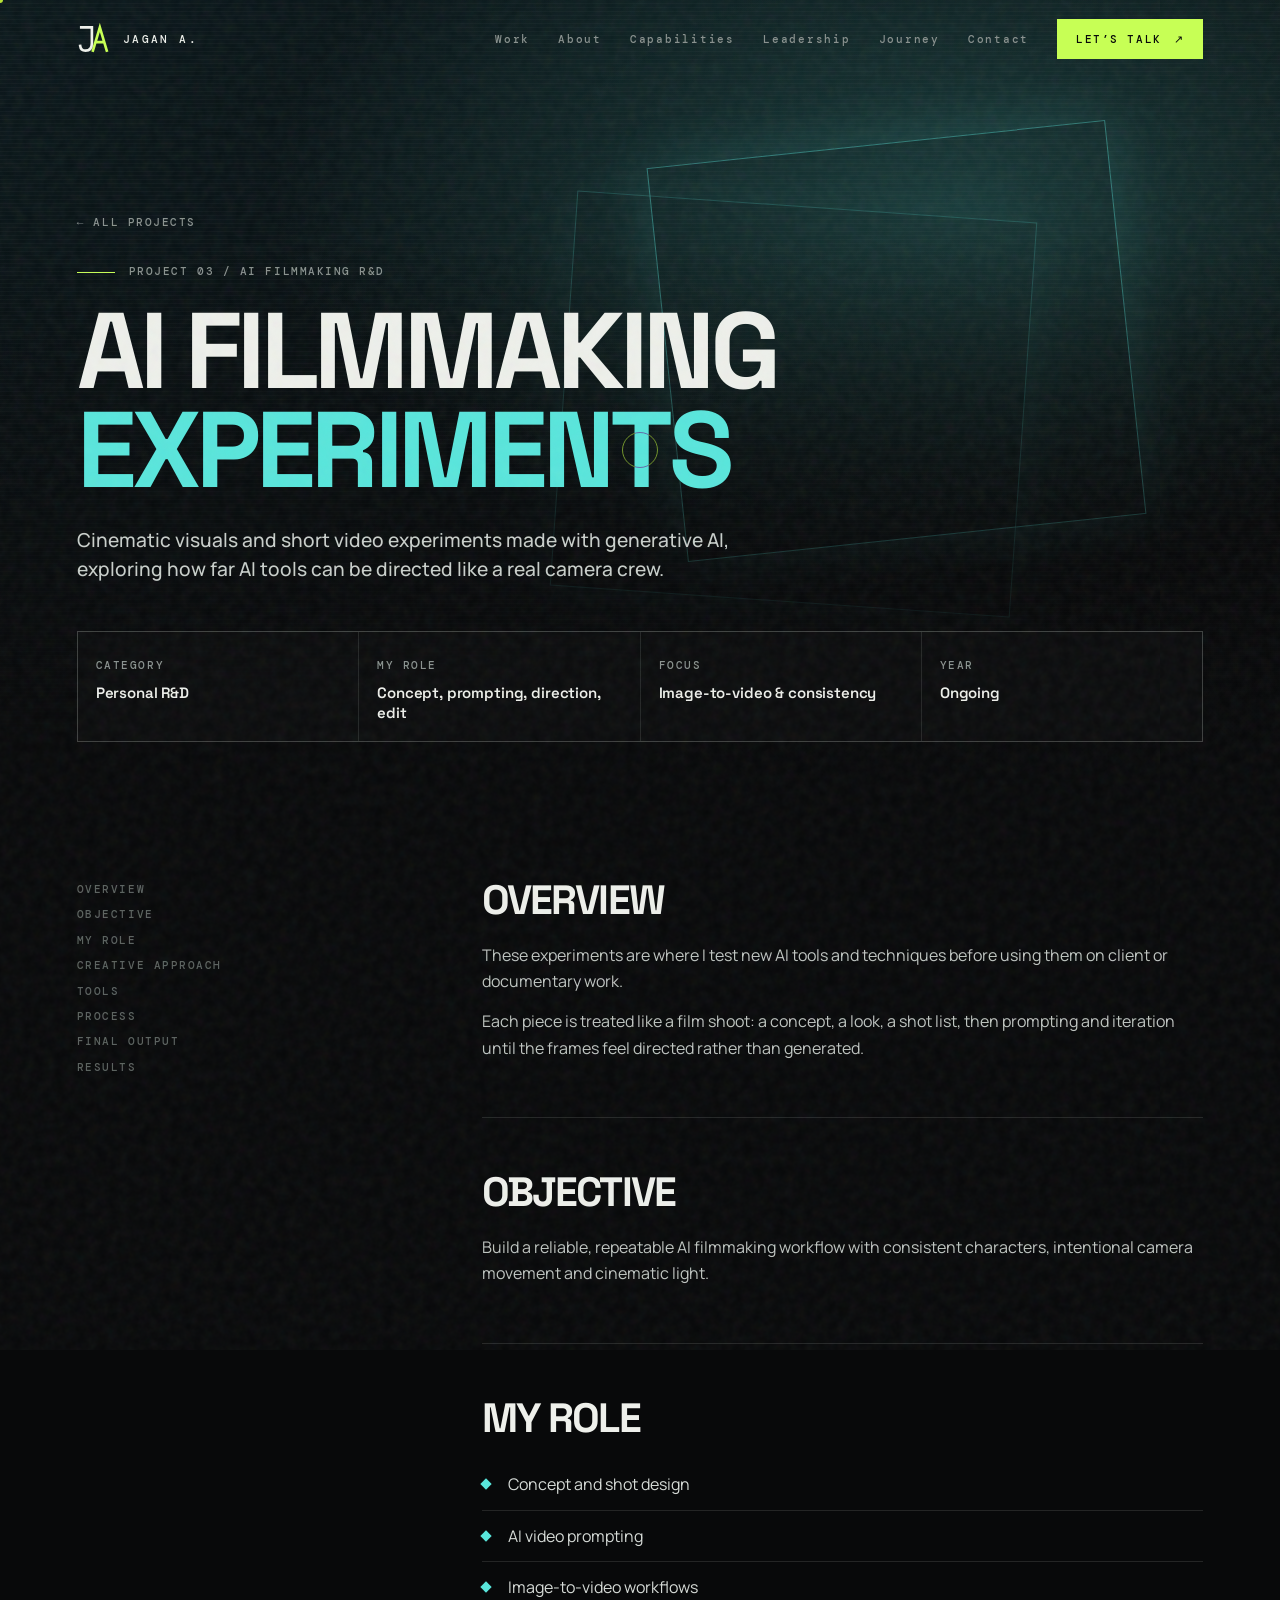
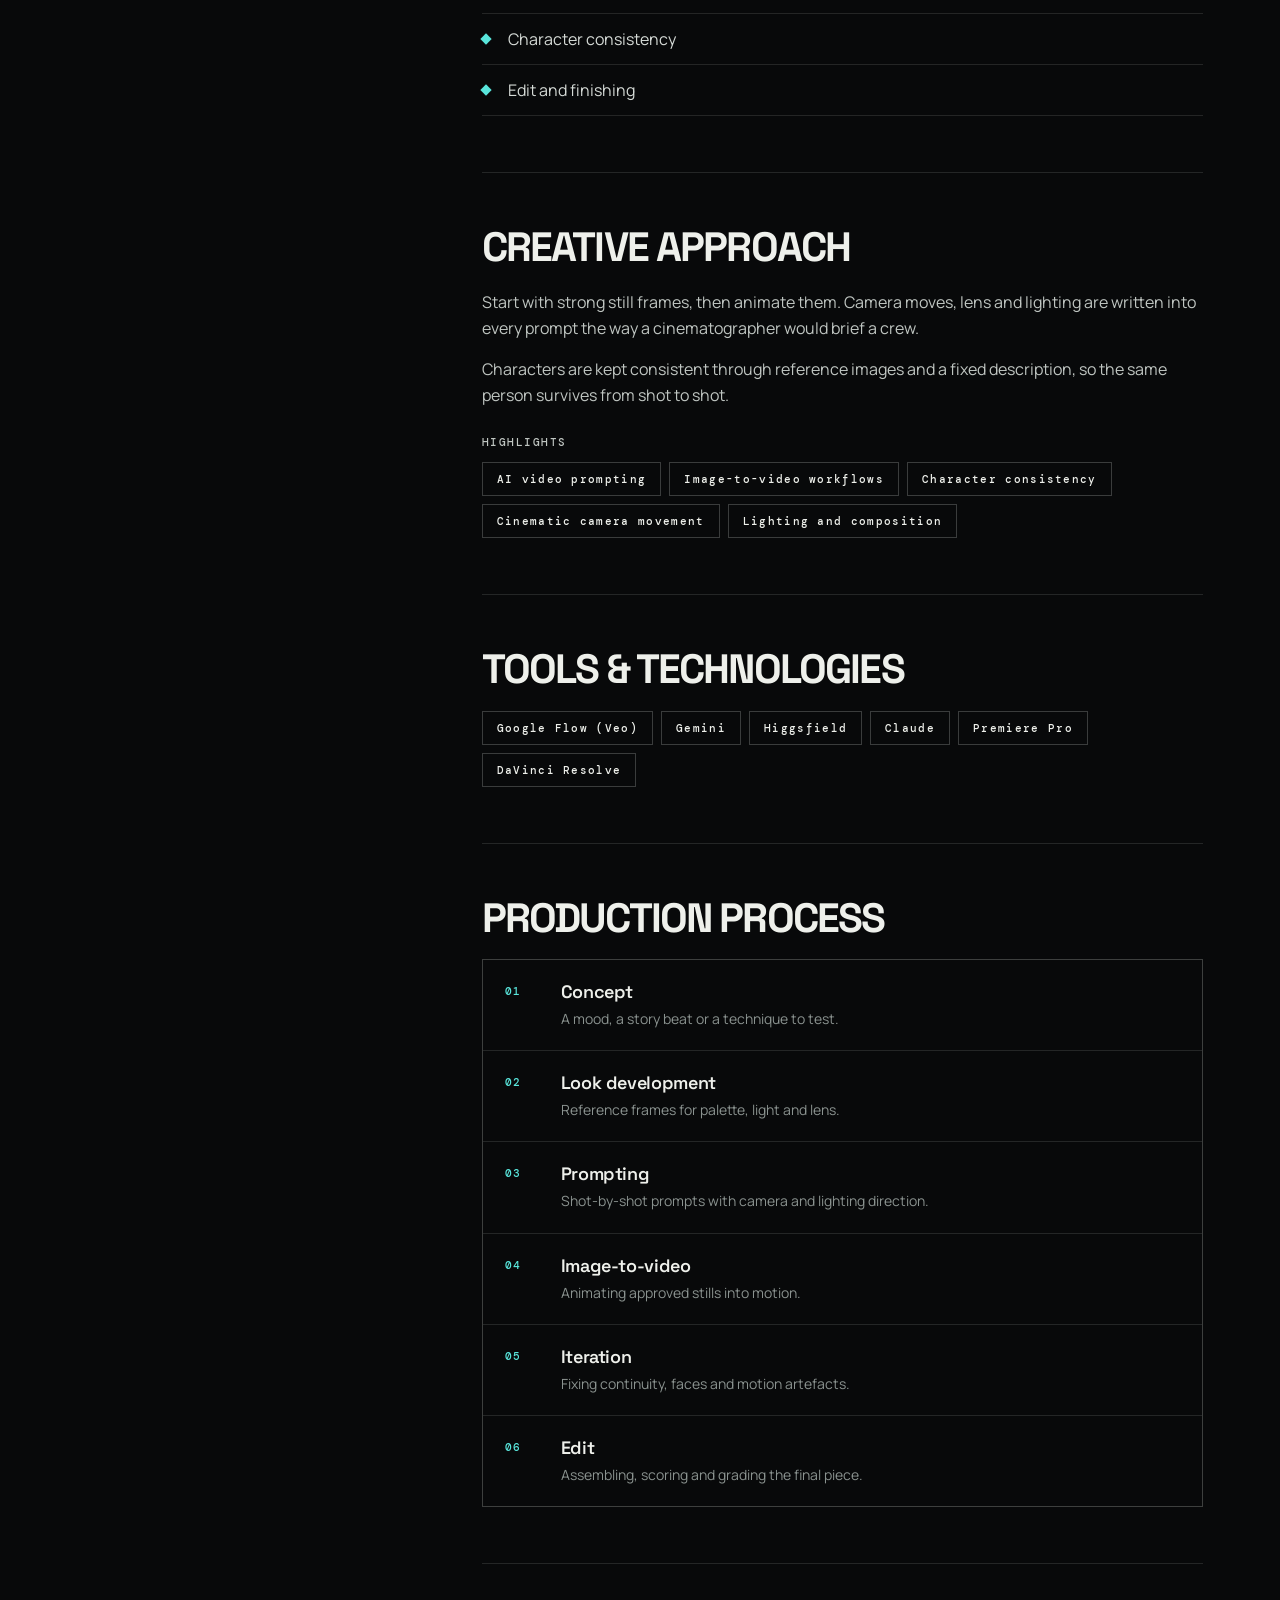
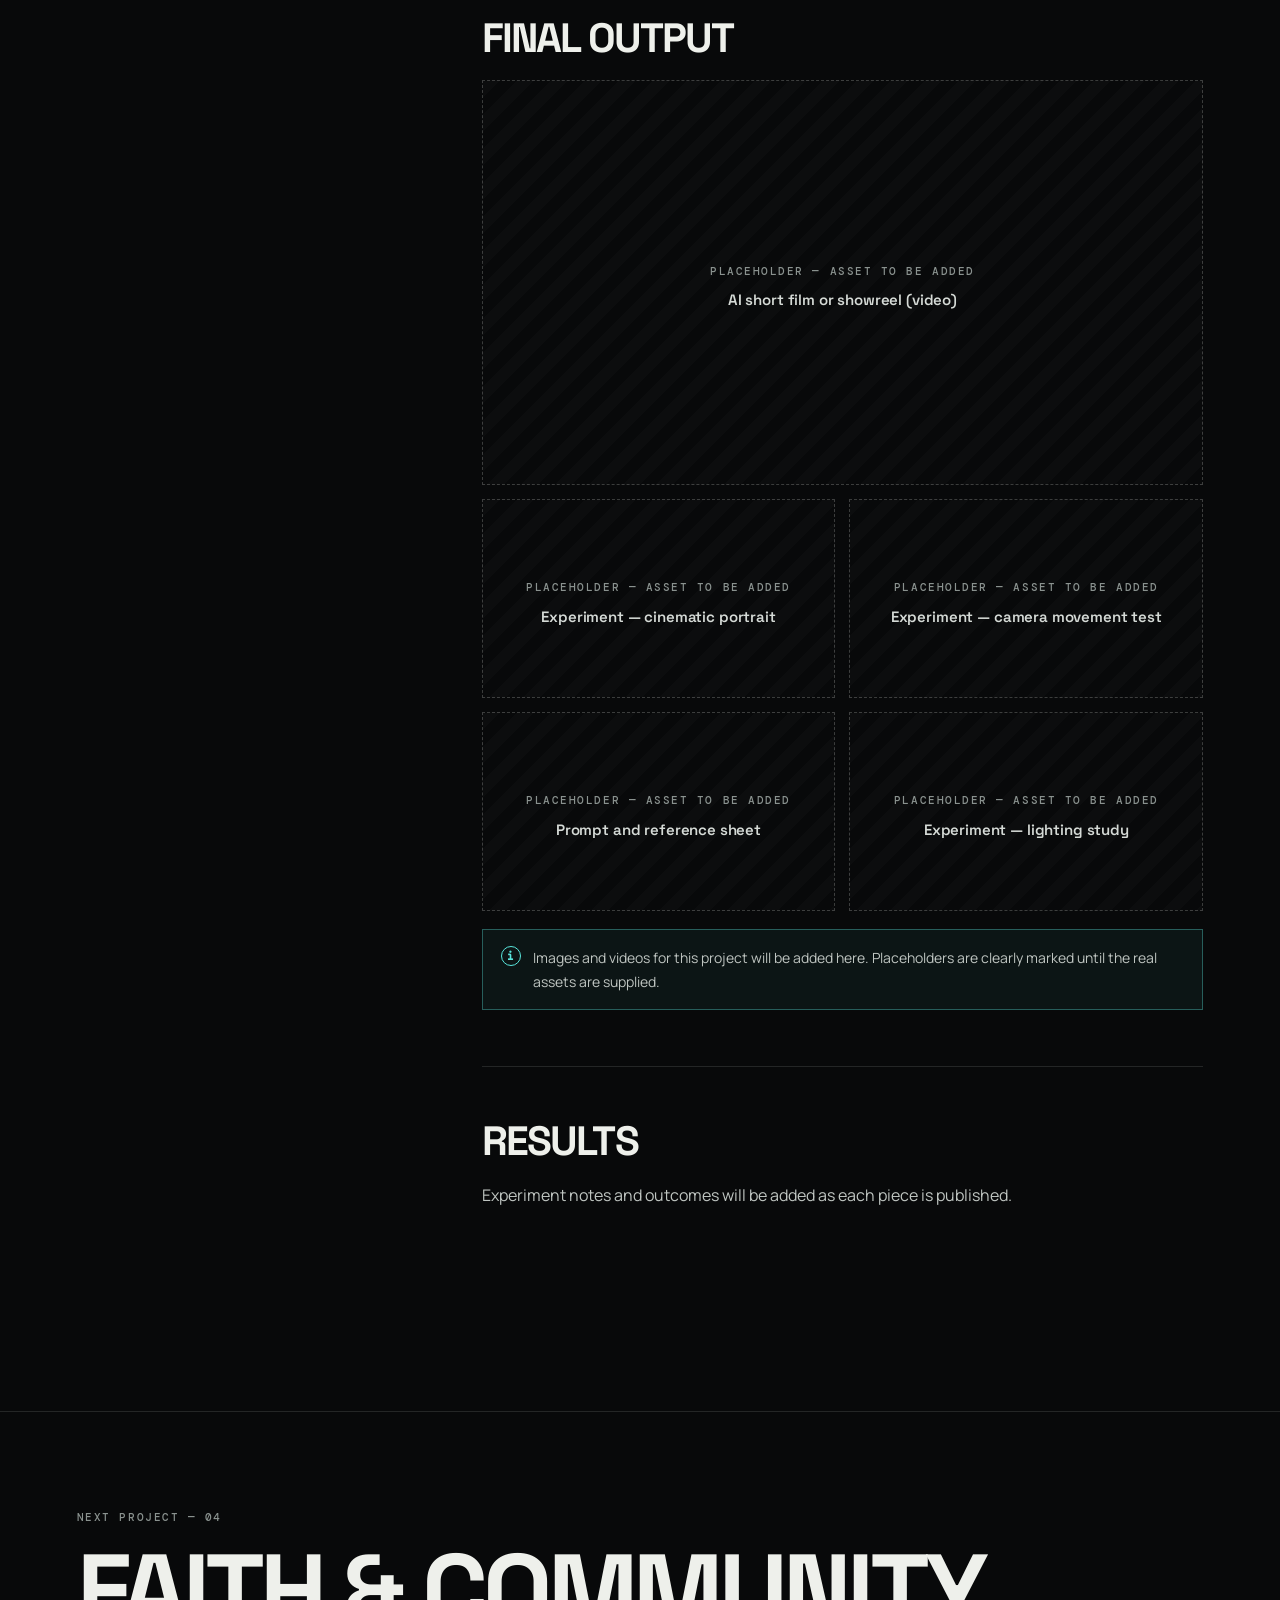
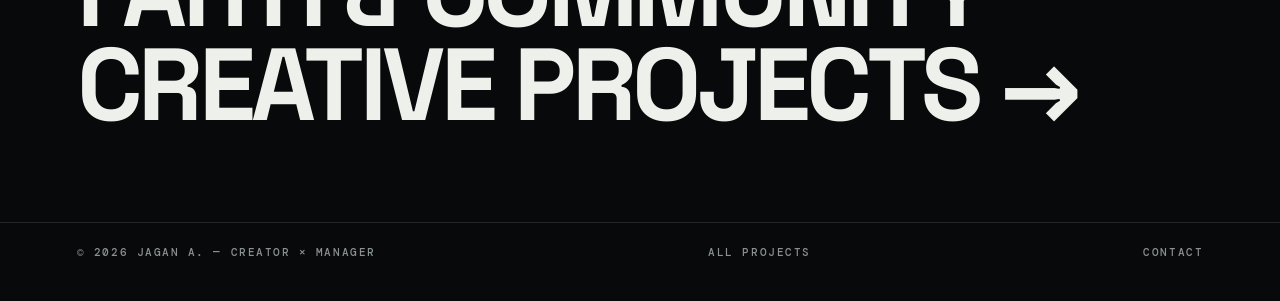
<file: work/ai-filmmaking-experiments.html>
<!DOCTYPE html>
<html lang="en">
<head>
  <meta charset="UTF-8">
  <meta name="viewport" content="width=device-width, initial-scale=1">
  <title>AI Filmmaking Experiments — Case study | Jagan A.</title>
  <meta name="description" content="Cinematic visuals and short video experiments made with generative AI, exploring how far AI tools can be directed like a real camera crew.">
  <meta name="author" content="Jagan A.">
  <meta name="theme-color" content="#08090a">
  <link rel="canonical" href="https://jaganjohn2810.github.io/work/ai-filmmaking-experiments.html">
  <meta property="og:type" content="article">
  <meta property="og:title" content="AI Filmmaking Experiments — Jagan A.">
  <meta property="og:description" content="Cinematic visuals and short video experiments made with generative AI, exploring how far AI tools can be directed like a real camera crew.">
  <meta property="og:url" content="https://jaganjohn2810.github.io/work/ai-filmmaking-experiments.html">
  <meta property="og:image" content="https://jaganjohn2810.github.io/assets/img/og-image.jpg">
  <meta name="twitter:card" content="summary_large_image">
  <link rel="icon" href="../favicon.svg" type="image/svg+xml">
  <link rel="icon" href="../assets/img/favicon-32.png" sizes="32x32" type="image/png">
  <link rel="apple-touch-icon" href="../assets/img/apple-touch-icon.png">
  <link rel="preconnect" href="https://fonts.googleapis.com">
  <link rel="preconnect" href="https://fonts.gstatic.com" crossorigin>
  <link href="https://fonts.googleapis.com/css2?family=DM+Mono:wght@400;500&family=Manrope:wght@400;500;600;700&family=Space+Grotesk:wght@500;600;700&display=swap" rel="stylesheet">
  <link rel="stylesheet" href="../assets/css/site.css">
</head>
<body style="--acc:#59e6dc">
  <a class="skip" href="#main">Skip to content</a>
  <div class="grain" aria-hidden="true"></div>
  <div class="curtain" aria-hidden="true"></div>
  <header class="site-header">
    <a class="logo" href="../index.html" aria-label="Jagan A. — home">
      <svg viewBox="0 0 64 64" aria-hidden="true"><path d="M30 54 L43 10 L56 54 M35.5 38 H50.5"/><path class="j" d="M8 10 H28 V40 Q28 54 16 54 Q7 54 6 45"/></svg>
      <span>JAGAN A.</span>
    </a>
    <nav class="site-nav" id="site-menu" aria-label="Main">
      <a href="../index.html#work">Work</a>
      <a href="../index.html#about">About</a>
      <a href="../index.html#capabilities">Capabilities</a>
      <a href="../index.html#leadership">Leadership</a>
      <a href="../index.html#journey">Journey</a>
      <a href="../index.html#contact">Contact</a>
    </nav>
    <a class="btn btn-solid header-cta" href="../index.html#contact">Let’s talk <i>↗</i></a>
    <button class="menu-toggle" type="button" aria-label="Menu" aria-expanded="false" aria-controls="site-menu"><span></span><span></span></button>
  </header>
  <main id="main">
    <section class="cs-hero wrap">
      <div class="art" style="--acc:#59e6dc;--deep:#0b1c20" aria-hidden="true"><span class="frame"></span><span class="frame"></span><span class="scan"></span></div>
      <a class="cs-back mono" href="../index.html#work">← All projects</a>
      <p class="eyebrow mono">Project 03 / AI filmmaking R&amp;D</p>
      <h1 class="cs-title slam">AI Filmmaking <em>Experiments</em></h1>
      <p class="cs-intro reveal">Cinematic visuals and short video experiments made with generative AI, exploring how far AI tools can be directed like a real camera crew.</p>
      <div class="cs-meta reveal"><div><span class="mono">Category</span><b>Personal R&amp;D</b></div><div><span class="mono">My role</span><b>Concept, prompting, direction, edit</b></div><div><span class="mono">Focus</span><b>Image-to-video &amp; consistency</b></div><div><span class="mono">Year</span><b>Ongoing</b></div></div>
    </section>

    <div class="cs-body wrap">
      <nav class="cs-toc mono" aria-label="On this page">
        <a href="#overview">Overview</a><a href="#objective">Objective</a><a href="#role">My role</a><a href="#approach">Creative approach</a>
        <a href="#tools">Tools</a><a href="#process">Process</a><a href="#output">Final output</a><a href="#results">Results</a>
      </nav>
      <div>
        <section class="cs-block reveal" id="overview"><h2>Overview</h2><p>These experiments are where I test new AI tools and techniques before using them on client or documentary work.</p><p>Each piece is treated like a film shoot: a concept, a look, a shot list, then prompting and iteration until the frames feel directed rather than generated.</p></section>
        <section class="cs-block reveal" id="objective"><h2>Objective</h2><p>Build a reliable, repeatable AI filmmaking workflow with consistent characters, intentional camera movement and cinematic light.</p></section>
        <section class="cs-block reveal" id="role"><h2>My role</h2><ul class="tick"><li>Concept and shot design</li><li>AI video prompting</li><li>Image-to-video workflows</li><li>Character consistency</li><li>Edit and finishing</li></ul></section>
        <section class="cs-block reveal" id="approach"><h2>Creative approach</h2><p>Start with strong still frames, then animate them. Camera moves, lens and lighting are written into every prompt the way a cinematographer would brief a crew.</p><p>Characters are kept consistent through reference images and a fixed description, so the same person survives from shot to shot.</p>
          <p class="mono" style="margin-top:26px">Highlights</p><div class="chips" style="margin-top:12px"><span>AI video prompting</span><span>Image-to-video workflows</span><span>Character consistency</span><span>Cinematic camera movement</span><span>Lighting and composition</span></div></section>
        <section class="cs-block reveal" id="tools"><h2>Tools & technologies</h2><div class="chips"><span>Google Flow (Veo)</span><span>Gemini</span><span>Higgsfield</span><span>Claude</span><span>Premiere Pro</span><span>DaVinci Resolve</span></div></section>
        <section class="cs-block reveal" id="process"><h2>Production process</h2><ol class="process" style="list-style:none;margin:0;padding:0"><li><b>Concept</b><span>A mood, a story beat or a technique to test.</span></li><li><b>Look development</b><span>Reference frames for palette, light and lens.</span></li><li><b>Prompting</b><span>Shot-by-shot prompts with camera and lighting direction.</span></li><li><b>Image-to-video</b><span>Animating approved stills into motion.</span></li><li><b>Iteration</b><span>Fixing continuity, faces and motion artefacts.</span></li><li><b>Edit</b><span>Assembling, scoring and grading the final piece.</span></li></ol></section>
        <section class="cs-block reveal" id="output"><h2>Final output</h2>
          <div class="media"><div class="slot wide wide" role="img" aria-label="Placeholder: AI short film or showreel (video)"><div><span class="mono">Placeholder — asset to be added</span><b>AI short film or showreel (video)</b></div></div><div class="slot" role="img" aria-label="Placeholder: Experiment — cinematic portrait"><div><span class="mono">Placeholder — asset to be added</span><b>Experiment — cinematic portrait</b></div></div><div class="slot" role="img" aria-label="Placeholder: Experiment — camera movement test"><div><span class="mono">Placeholder — asset to be added</span><b>Experiment — camera movement test</b></div></div><div class="slot" role="img" aria-label="Placeholder: Prompt and reference sheet"><div><span class="mono">Placeholder — asset to be added</span><b>Prompt and reference sheet</b></div></div><div class="slot" role="img" aria-label="Placeholder: Experiment — lighting study"><div><span class="mono">Placeholder — asset to be added</span><b>Experiment — lighting study</b></div></div></div>
          <p class="note">Images and videos for this project will be added here. Placeholders are clearly marked until the real assets are supplied.</p></section>
        <section class="cs-block reveal" id="results"><h2>Results</h2><p>Experiment notes and outcomes will be added as each piece is published.</p></section>
      </div>
    </div>

    <a class="next" href="faith-and-community.html" data-cursor="Next">
      <span class="mono">Next project — 04</span>
      <h2>Faith &amp; Community Creative Projects →</h2>
    </a>
  </main>
  <footer class="site-footer wrap" style="margin-top:0;padding-bottom:40px">
    <span class="mono">© <span data-year>2026</span> Jagan A. — Creator × Manager</span>
    <a class="mono" href="../index.html#work">All projects</a>
    <a class="mono" href="../index.html#contact">Contact</a>
  </footer>
  <script src="../assets/js/config.js"></script>
  <script src="../assets/js/site.js" defer></script>
</body>
</html>
</file>
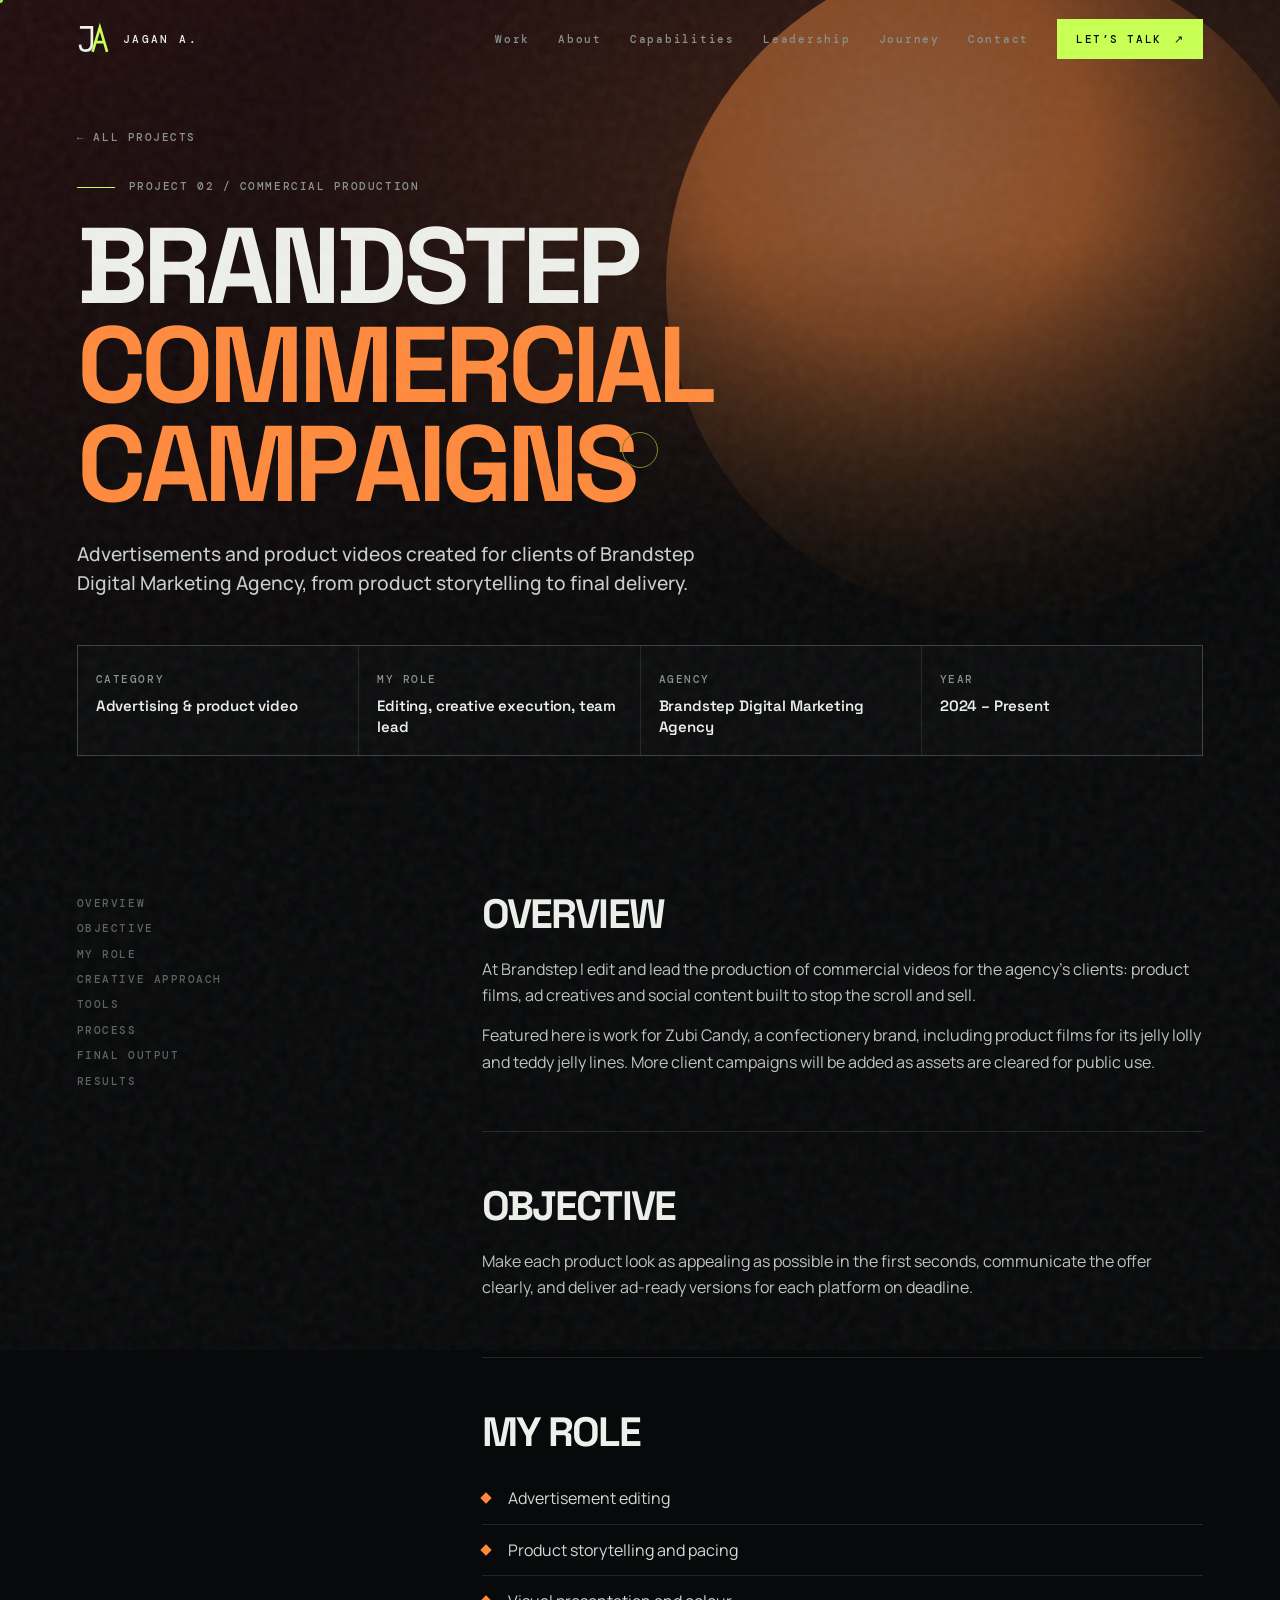
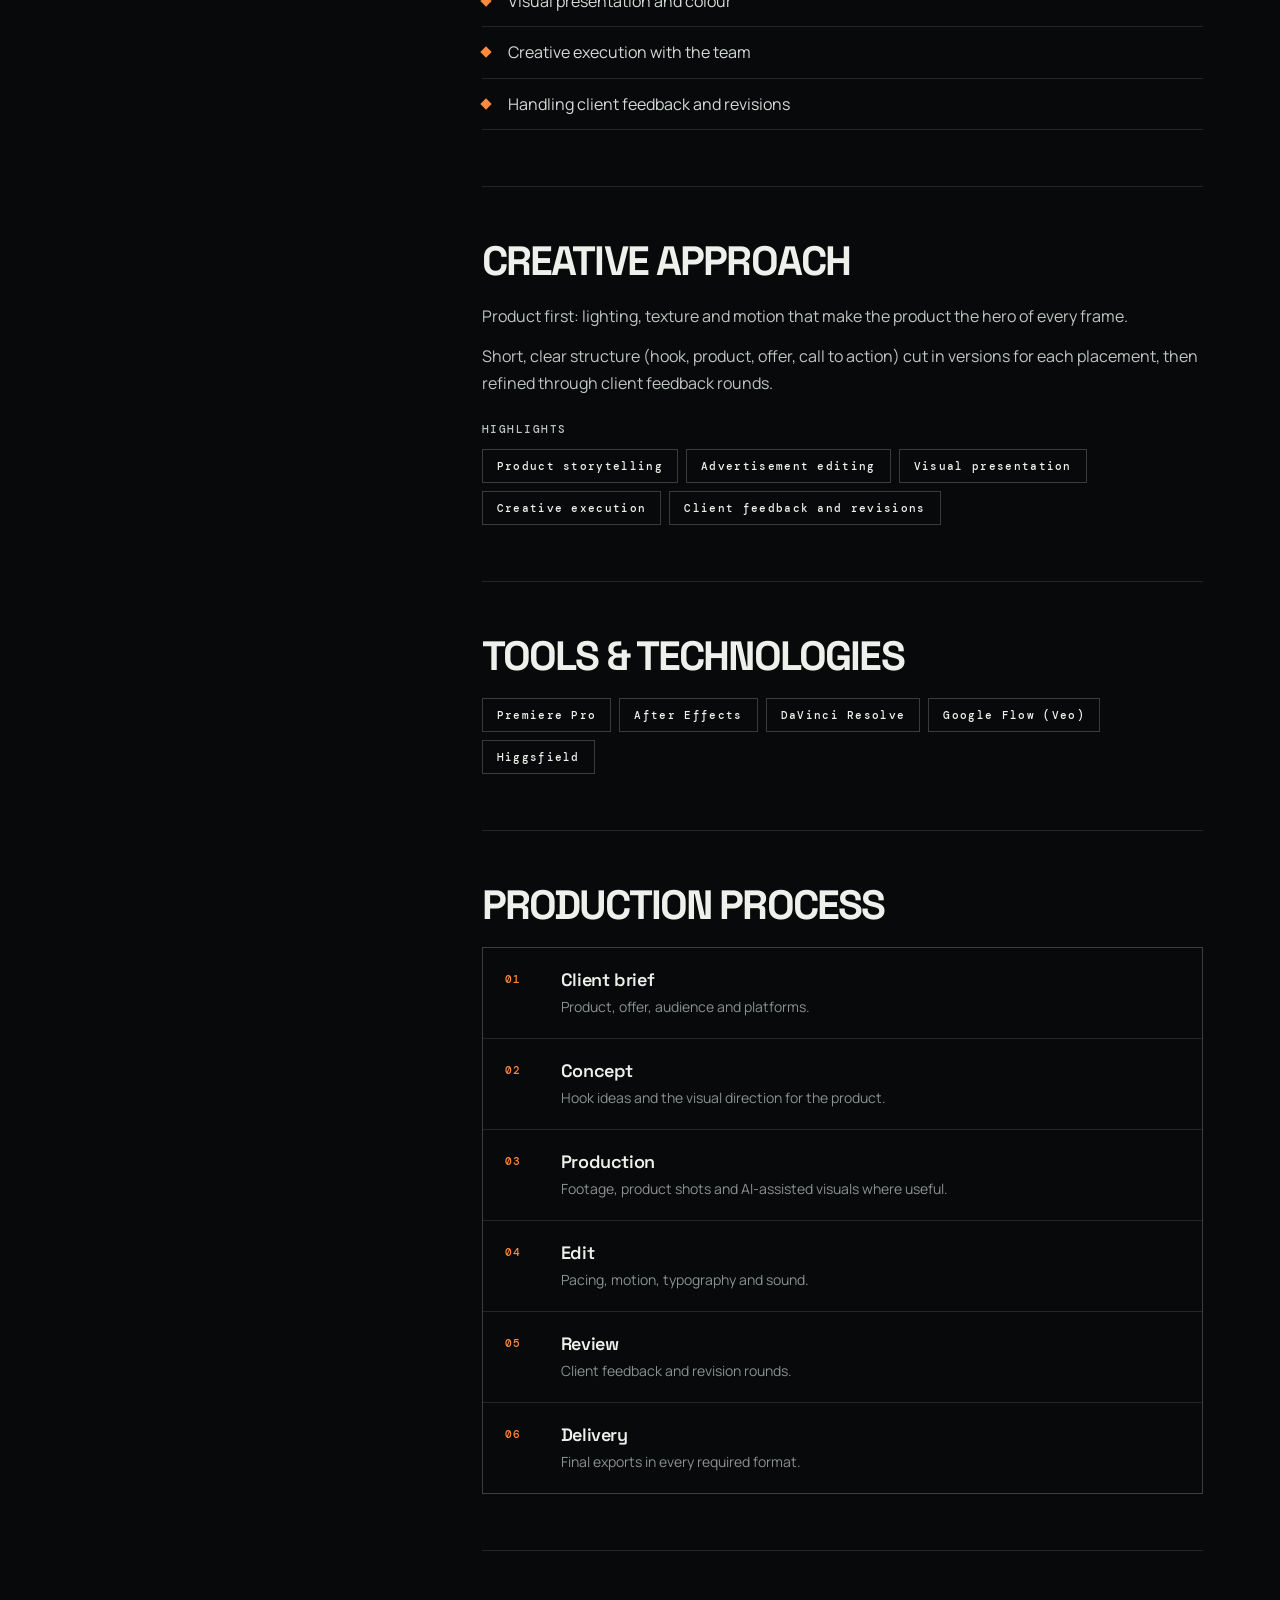
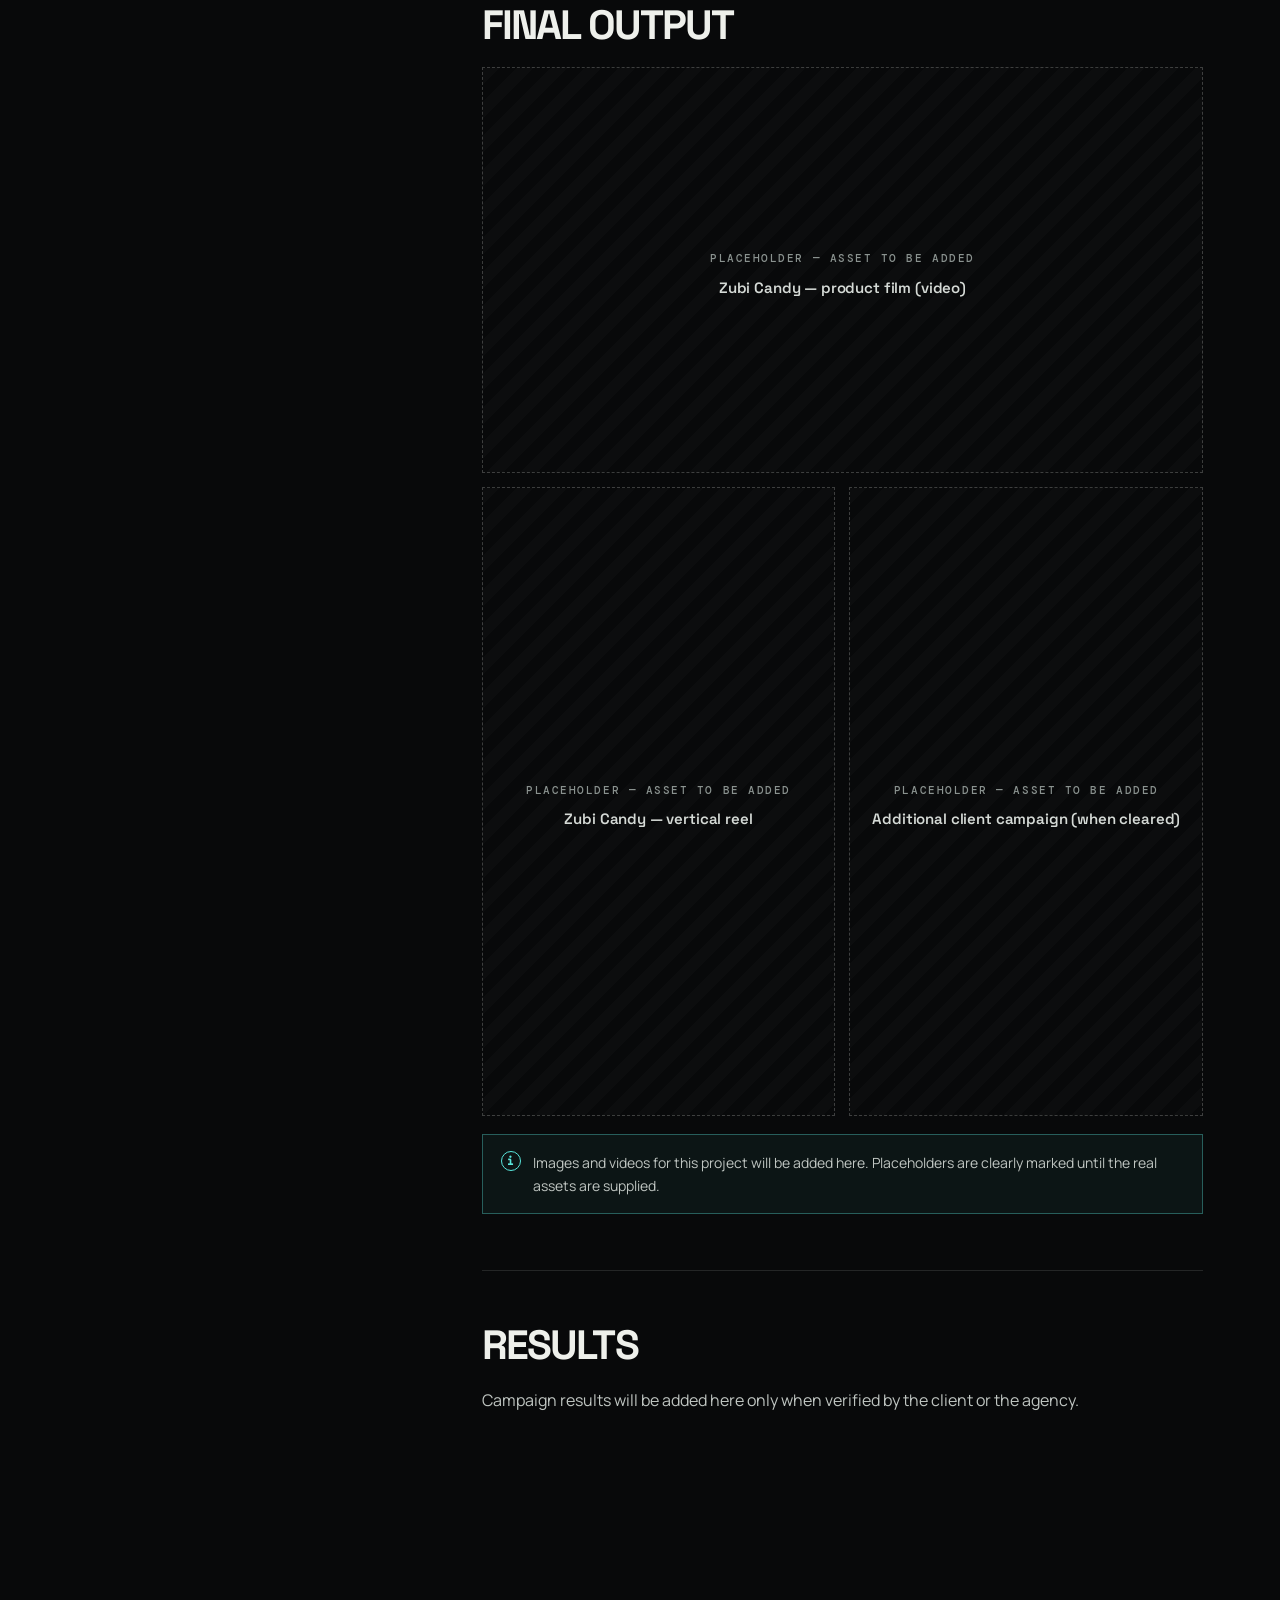
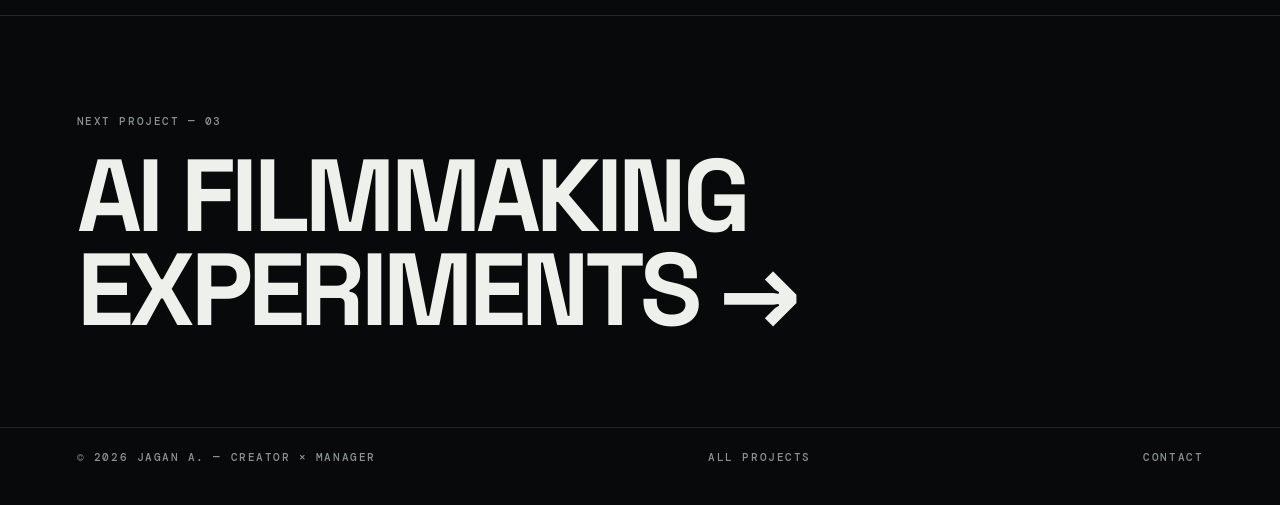
<file: work/brandstep-commercial-campaigns.html>
<!DOCTYPE html>
<html lang="en">
<head>
  <meta charset="UTF-8">
  <meta name="viewport" content="width=device-width, initial-scale=1">
  <title>Brandstep Commercial Campaigns — Case study | Jagan A.</title>
  <meta name="description" content="Advertisements and product videos created for clients of Brandstep Digital Marketing Agency, from product storytelling to final delivery.">
  <meta name="author" content="Jagan A.">
  <meta name="theme-color" content="#08090a">
  <link rel="canonical" href="https://jaganjohn2810.github.io/work/brandstep-commercial-campaigns.html">
  <meta property="og:type" content="article">
  <meta property="og:title" content="Brandstep Commercial Campaigns — Jagan A.">
  <meta property="og:description" content="Advertisements and product videos created for clients of Brandstep Digital Marketing Agency, from product storytelling to final delivery.">
  <meta property="og:url" content="https://jaganjohn2810.github.io/work/brandstep-commercial-campaigns.html">
  <meta property="og:image" content="https://jaganjohn2810.github.io/assets/img/og-image.jpg">
  <meta name="twitter:card" content="summary_large_image">
  <link rel="icon" href="../favicon.svg" type="image/svg+xml">
  <link rel="icon" href="../assets/img/favicon-32.png" sizes="32x32" type="image/png">
  <link rel="apple-touch-icon" href="../assets/img/apple-touch-icon.png">
  <link rel="preconnect" href="https://fonts.googleapis.com">
  <link rel="preconnect" href="https://fonts.gstatic.com" crossorigin>
  <link href="https://fonts.googleapis.com/css2?family=DM+Mono:wght@400;500&family=Manrope:wght@400;500;600;700&family=Space+Grotesk:wght@500;600;700&display=swap" rel="stylesheet">
  <link rel="stylesheet" href="../assets/css/site.css">
</head>
<body style="--acc:#ff8a3d">
  <a class="skip" href="#main">Skip to content</a>
  <div class="grain" aria-hidden="true"></div>
  <div class="curtain" aria-hidden="true"></div>
  <header class="site-header">
    <a class="logo" href="../index.html" aria-label="Jagan A. — home">
      <svg viewBox="0 0 64 64" aria-hidden="true"><path d="M30 54 L43 10 L56 54 M35.5 38 H50.5"/><path class="j" d="M8 10 H28 V40 Q28 54 16 54 Q7 54 6 45"/></svg>
      <span>JAGAN A.</span>
    </a>
    <nav class="site-nav" id="site-menu" aria-label="Main">
      <a href="../index.html#work">Work</a>
      <a href="../index.html#about">About</a>
      <a href="../index.html#capabilities">Capabilities</a>
      <a href="../index.html#leadership">Leadership</a>
      <a href="../index.html#journey">Journey</a>
      <a href="../index.html#contact">Contact</a>
    </nav>
    <a class="btn btn-solid header-cta" href="../index.html#contact">Let’s talk <i>↗</i></a>
    <button class="menu-toggle" type="button" aria-label="Menu" aria-expanded="false" aria-controls="site-menu"><span></span><span></span></button>
  </header>
  <main id="main">
    <section class="cs-hero wrap">
      <div class="art" style="--acc:#ff8a3d;--deep:#2b0f10" aria-hidden="true"><span class="orb"></span></div>
      <a class="cs-back mono" href="../index.html#work">← All projects</a>
      <p class="eyebrow mono">Project 02 / Commercial production</p>
      <h1 class="cs-title slam">Brandstep <em>Commercial Campaigns</em></h1>
      <p class="cs-intro reveal">Advertisements and product videos created for clients of Brandstep Digital Marketing Agency, from product storytelling to final delivery.</p>
      <div class="cs-meta reveal"><div><span class="mono">Category</span><b>Advertising &amp; product video</b></div><div><span class="mono">My role</span><b>Editing, creative execution, team lead</b></div><div><span class="mono">Agency</span><b>Brandstep Digital Marketing Agency</b></div><div><span class="mono">Year</span><b>2024 – Present</b></div></div>
    </section>

    <div class="cs-body wrap">
      <nav class="cs-toc mono" aria-label="On this page">
        <a href="#overview">Overview</a><a href="#objective">Objective</a><a href="#role">My role</a><a href="#approach">Creative approach</a>
        <a href="#tools">Tools</a><a href="#process">Process</a><a href="#output">Final output</a><a href="#results">Results</a>
      </nav>
      <div>
        <section class="cs-block reveal" id="overview"><h2>Overview</h2><p>At Brandstep I edit and lead the production of commercial videos for the agency’s clients: product films, ad creatives and social content built to stop the scroll and sell.</p><p>Featured here is work for Zubi Candy, a confectionery brand, including product films for its jelly lolly and teddy jelly lines. More client campaigns will be added as assets are cleared for public use.</p></section>
        <section class="cs-block reveal" id="objective"><h2>Objective</h2><p>Make each product look as appealing as possible in the first seconds, communicate the offer clearly, and deliver ad-ready versions for each platform on deadline.</p></section>
        <section class="cs-block reveal" id="role"><h2>My role</h2><ul class="tick"><li>Advertisement editing</li><li>Product storytelling and pacing</li><li>Visual presentation and colour</li><li>Creative execution with the team</li><li>Handling client feedback and revisions</li></ul></section>
        <section class="cs-block reveal" id="approach"><h2>Creative approach</h2><p>Product first: lighting, texture and motion that make the product the hero of every frame.</p><p>Short, clear structure (hook, product, offer, call to action) cut in versions for each placement, then refined through client feedback rounds.</p>
          <p class="mono" style="margin-top:26px">Highlights</p><div class="chips" style="margin-top:12px"><span>Product storytelling</span><span>Advertisement editing</span><span>Visual presentation</span><span>Creative execution</span><span>Client feedback and revisions</span></div></section>
        <section class="cs-block reveal" id="tools"><h2>Tools & technologies</h2><div class="chips"><span>Premiere Pro</span><span>After Effects</span><span>DaVinci Resolve</span><span>Google Flow (Veo)</span><span>Higgsfield</span></div></section>
        <section class="cs-block reveal" id="process"><h2>Production process</h2><ol class="process" style="list-style:none;margin:0;padding:0"><li><b>Client brief</b><span>Product, offer, audience and platforms.</span></li><li><b>Concept</b><span>Hook ideas and the visual direction for the product.</span></li><li><b>Production</b><span>Footage, product shots and AI-assisted visuals where useful.</span></li><li><b>Edit</b><span>Pacing, motion, typography and sound.</span></li><li><b>Review</b><span>Client feedback and revision rounds.</span></li><li><b>Delivery</b><span>Final exports in every required format.</span></li></ol></section>
        <section class="cs-block reveal" id="output"><h2>Final output</h2>
          <div class="media"><div class="slot wide wide" role="img" aria-label="Placeholder: Zubi Candy — product film (video)"><div><span class="mono">Placeholder — asset to be added</span><b>Zubi Candy — product film (video)</b></div></div><div class="slot tall" role="img" aria-label="Placeholder: Zubi Candy — vertical reel"><div><span class="mono">Placeholder — asset to be added</span><b>Zubi Candy — vertical reel</b></div></div><div class="slot tall" role="img" aria-label="Placeholder: Additional client campaign (when cleared)"><div><span class="mono">Placeholder — asset to be added</span><b>Additional client campaign (when cleared)</b></div></div></div>
          <p class="note">Images and videos for this project will be added here. Placeholders are clearly marked until the real assets are supplied.</p></section>
        <section class="cs-block reveal" id="results"><h2>Results</h2><p>Campaign results will be added here only when verified by the client or the agency.</p></section>
      </div>
    </div>

    <a class="next" href="ai-filmmaking-experiments.html" data-cursor="Next">
      <span class="mono">Next project — 03</span>
      <h2>AI Filmmaking Experiments →</h2>
    </a>
  </main>
  <footer class="site-footer wrap" style="margin-top:0;padding-bottom:40px">
    <span class="mono">© <span data-year>2026</span> Jagan A. — Creator × Manager</span>
    <a class="mono" href="../index.html#work">All projects</a>
    <a class="mono" href="../index.html#contact">Contact</a>
  </footer>
  <script src="../assets/js/config.js"></script>
  <script src="../assets/js/site.js" defer></script>
</body>
</html>
</file>
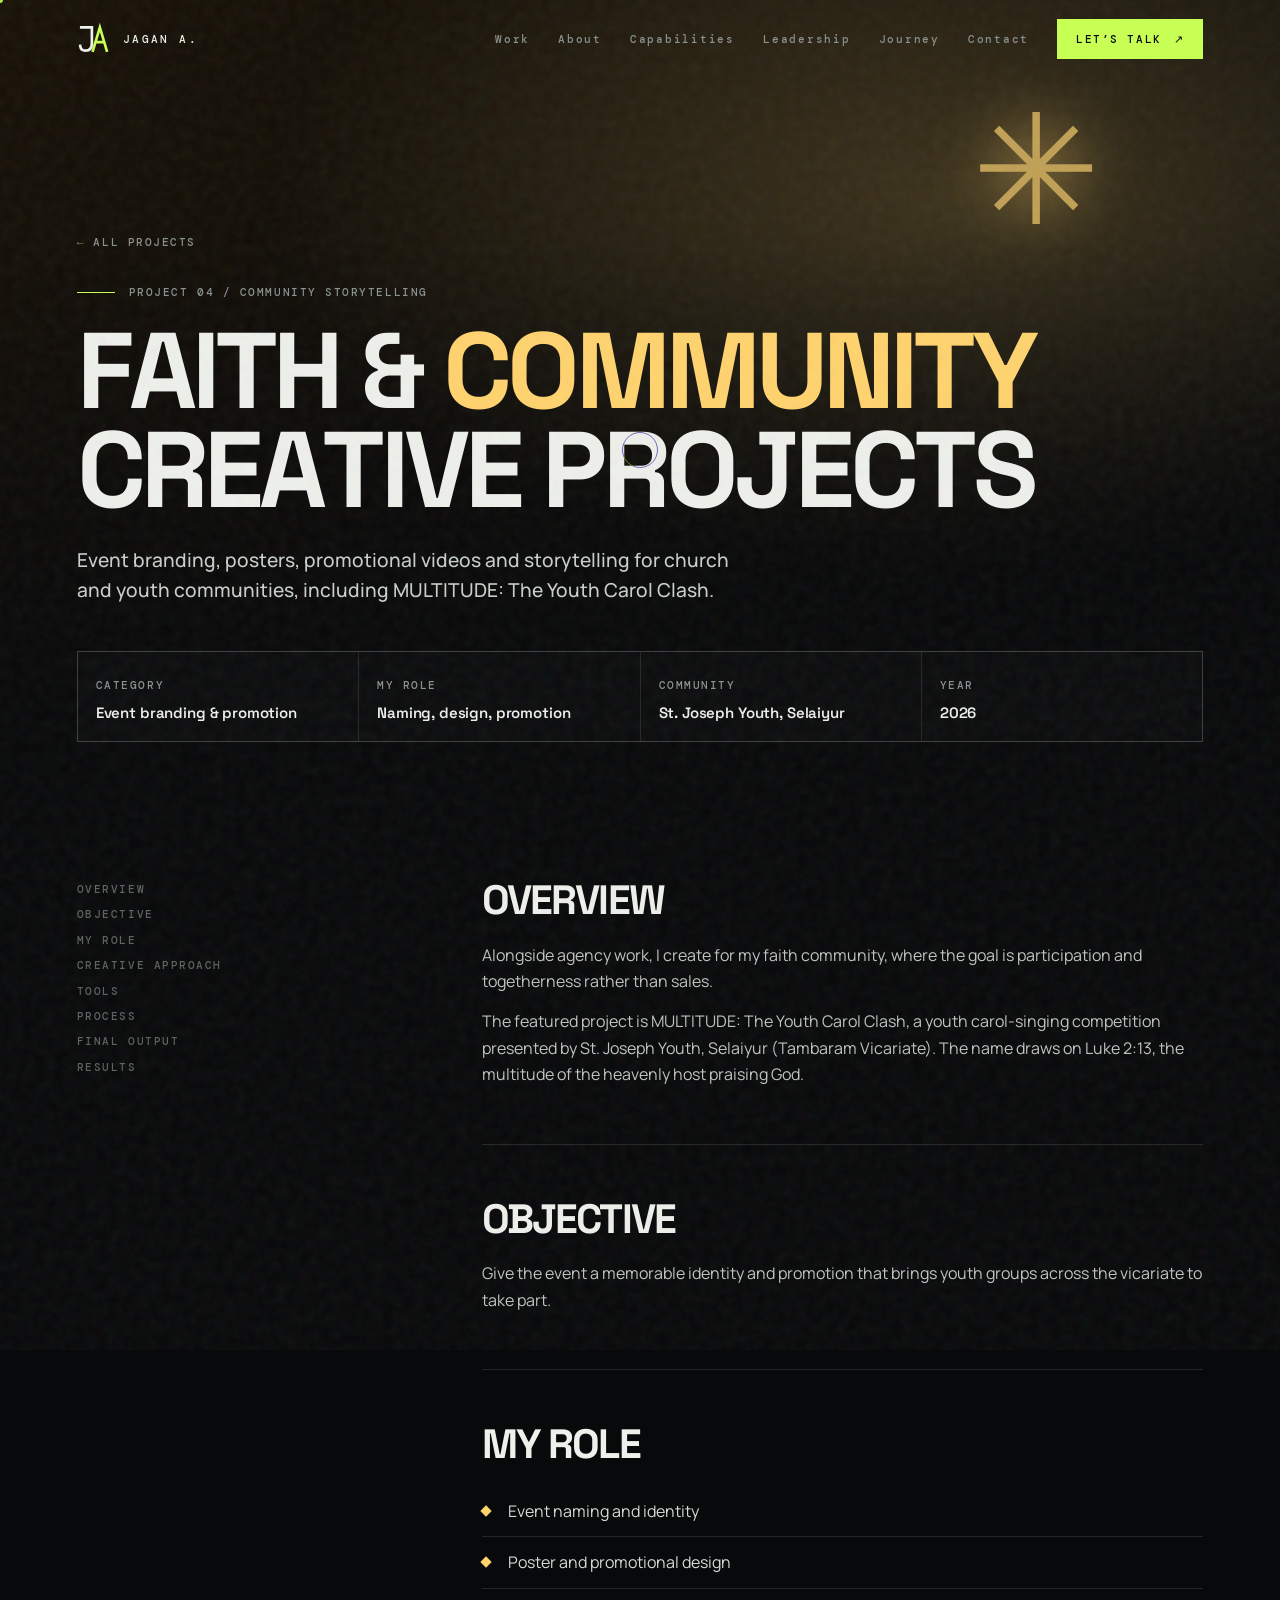
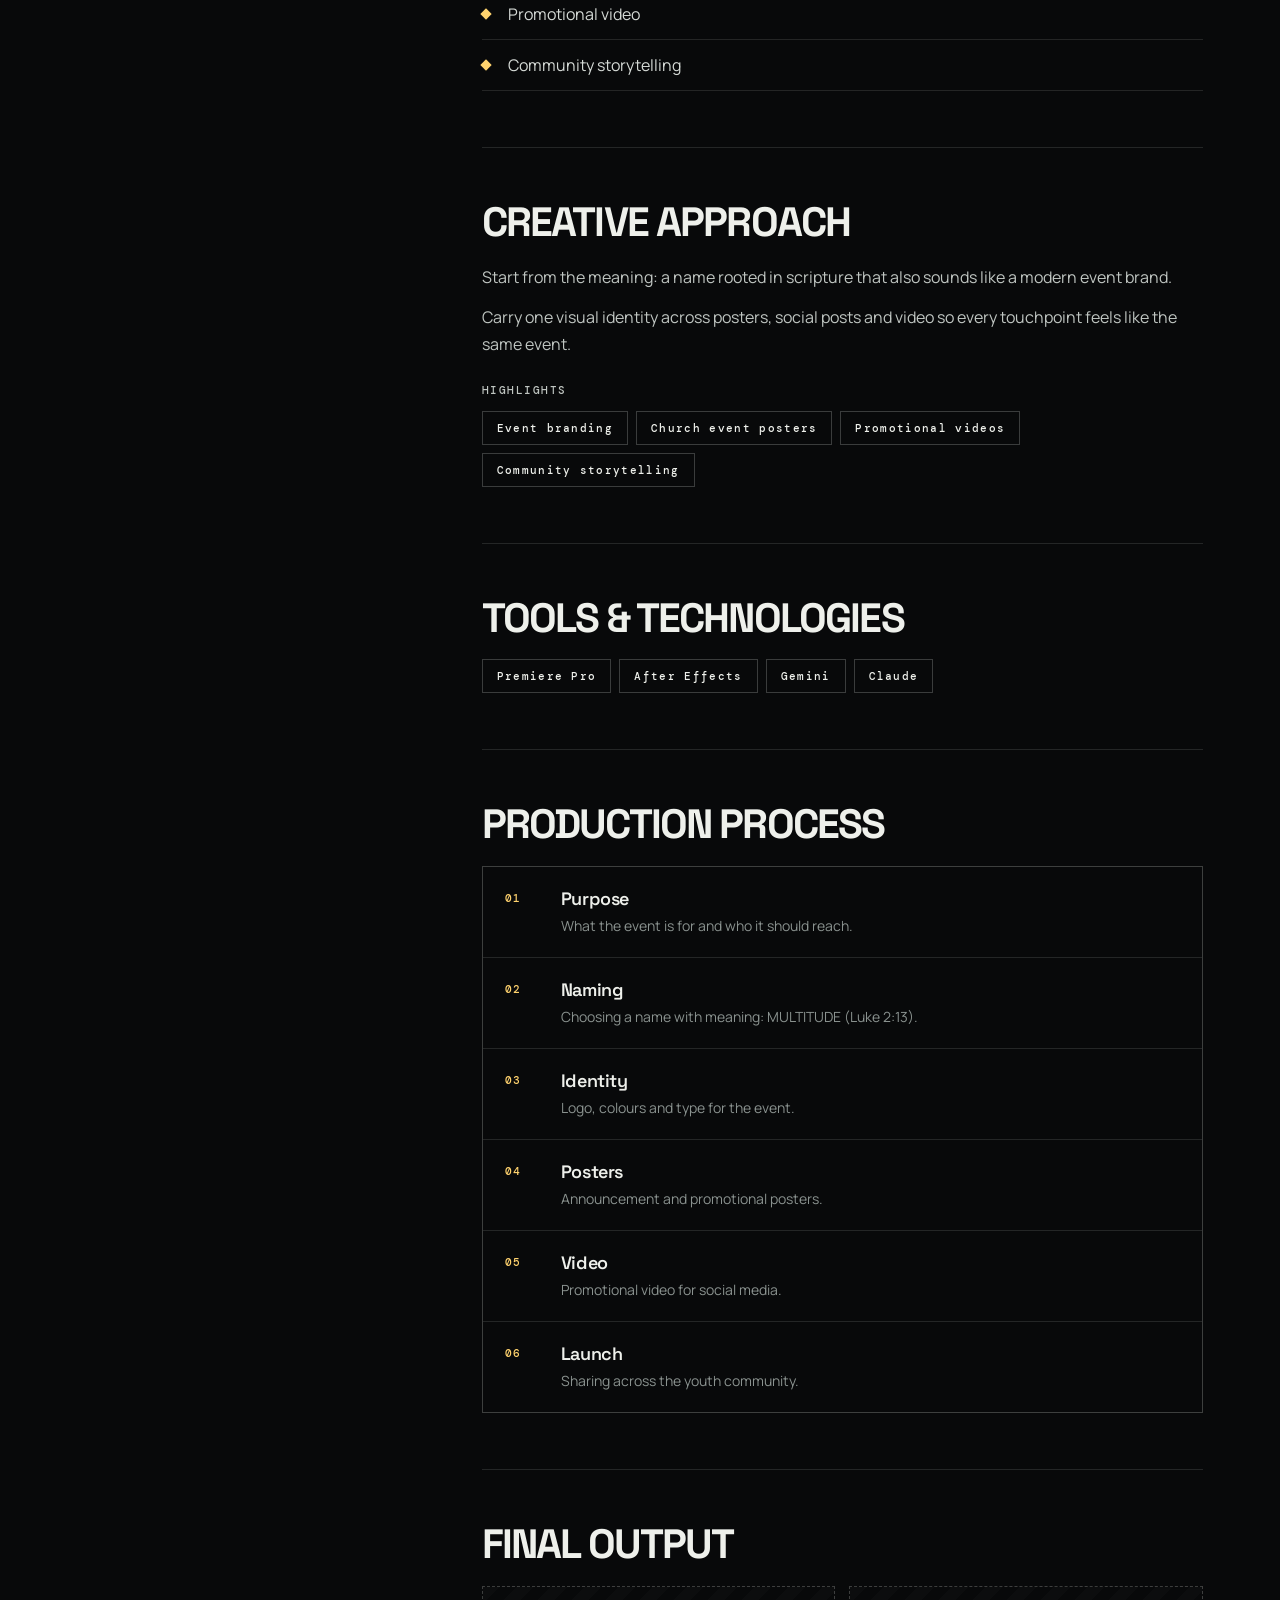
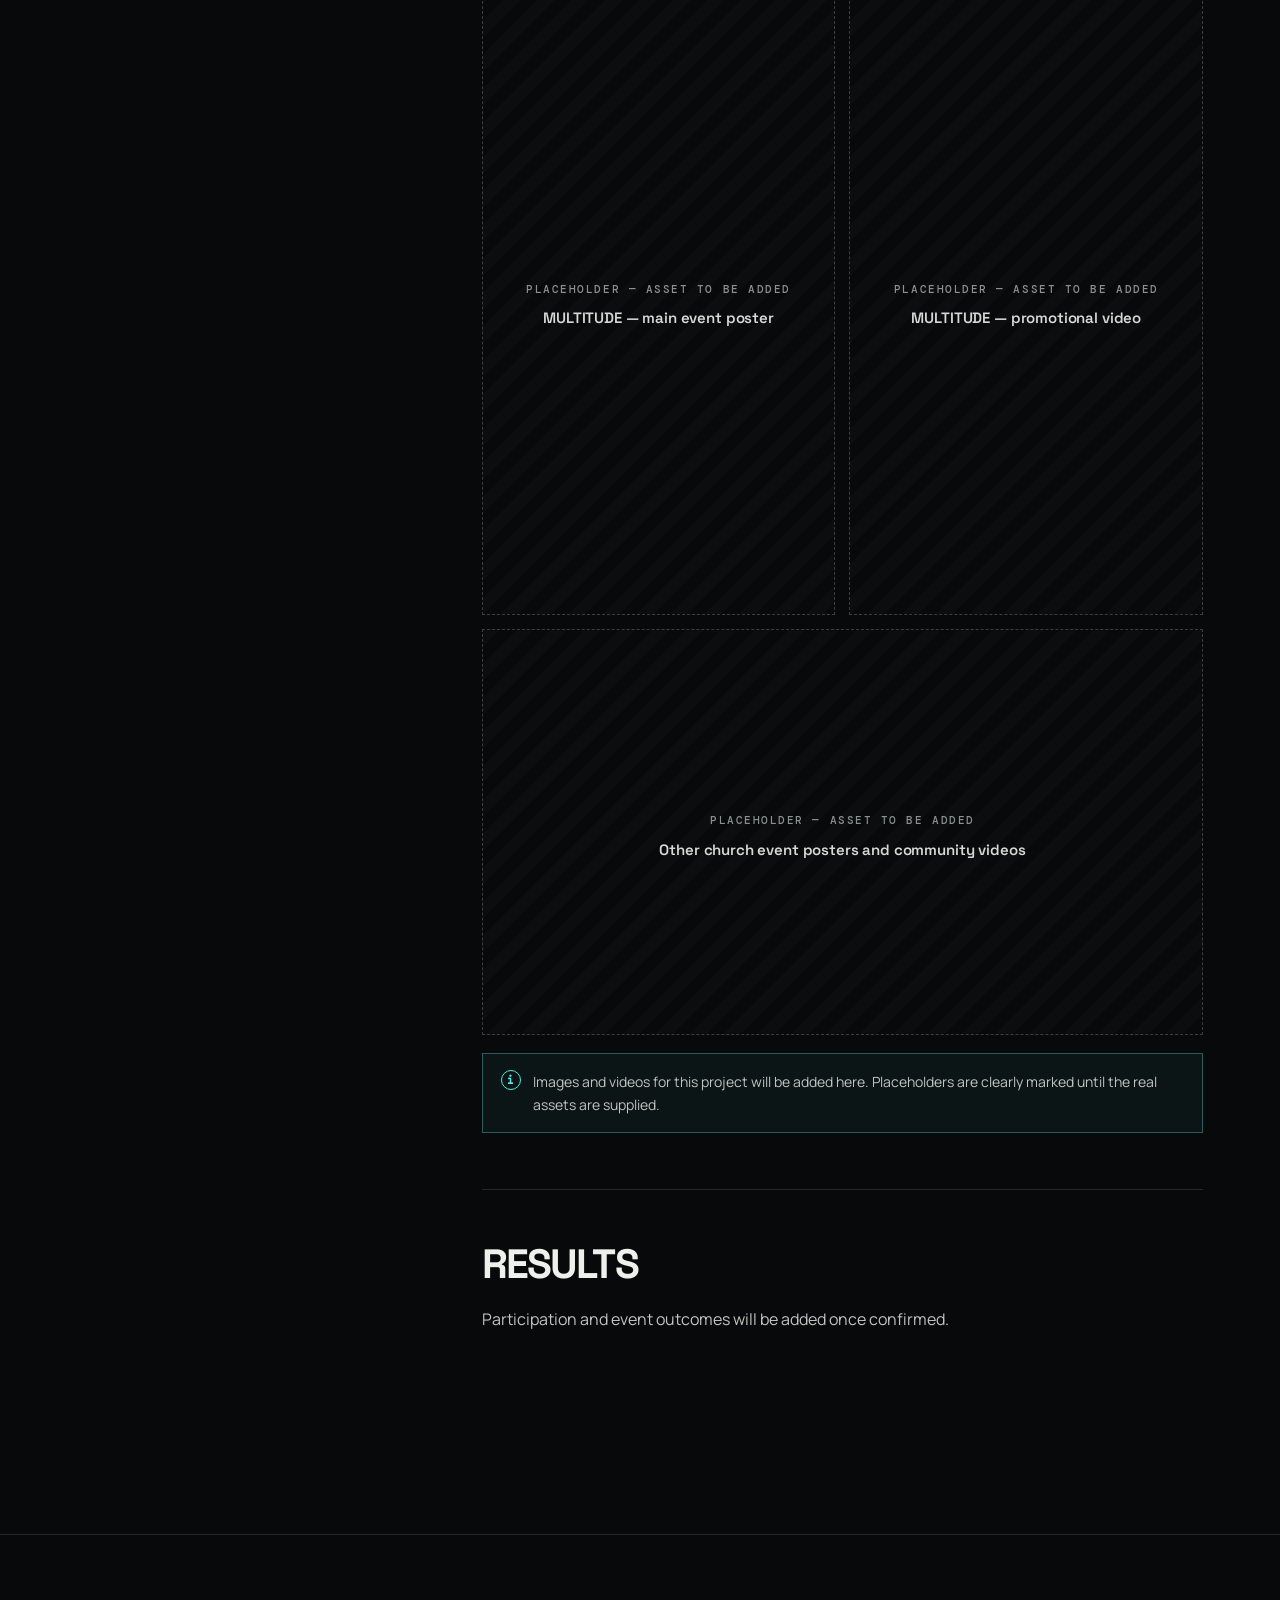
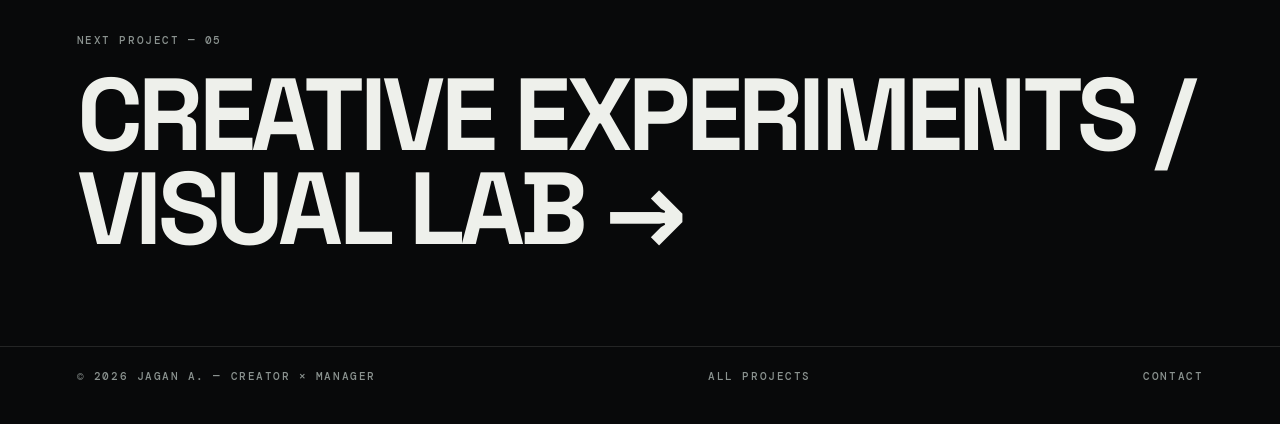
<file: work/faith-and-community.html>
<!DOCTYPE html>
<html lang="en">
<head>
  <meta charset="UTF-8">
  <meta name="viewport" content="width=device-width, initial-scale=1">
  <title>Faith &amp; Community Creative Projects — Case study | Jagan A.</title>
  <meta name="description" content="Event branding, posters, promotional videos and storytelling for church and youth communities, including MULTITUDE: The Youth Carol Clash.">
  <meta name="author" content="Jagan A.">
  <meta name="theme-color" content="#08090a">
  <link rel="canonical" href="https://jaganjohn2810.github.io/work/faith-and-community.html">
  <meta property="og:type" content="article">
  <meta property="og:title" content="Faith &amp; Community Creative Projects — Jagan A.">
  <meta property="og:description" content="Event branding, posters, promotional videos and storytelling for church and youth communities, including MULTITUDE: The Youth Carol Clash.">
  <meta property="og:url" content="https://jaganjohn2810.github.io/work/faith-and-community.html">
  <meta property="og:image" content="https://jaganjohn2810.github.io/assets/img/og-image.jpg">
  <meta name="twitter:card" content="summary_large_image">
  <link rel="icon" href="../favicon.svg" type="image/svg+xml">
  <link rel="icon" href="../assets/img/favicon-32.png" sizes="32x32" type="image/png">
  <link rel="apple-touch-icon" href="../assets/img/apple-touch-icon.png">
  <link rel="preconnect" href="https://fonts.googleapis.com">
  <link rel="preconnect" href="https://fonts.gstatic.com" crossorigin>
  <link href="https://fonts.googleapis.com/css2?family=DM+Mono:wght@400;500&family=Manrope:wght@400;500;600;700&family=Space+Grotesk:wght@500;600;700&display=swap" rel="stylesheet">
  <link rel="stylesheet" href="../assets/css/site.css">
</head>
<body style="--acc:#ffd36e">
  <a class="skip" href="#main">Skip to content</a>
  <div class="grain" aria-hidden="true"></div>
  <div class="curtain" aria-hidden="true"></div>
  <header class="site-header">
    <a class="logo" href="../index.html" aria-label="Jagan A. — home">
      <svg viewBox="0 0 64 64" aria-hidden="true"><path d="M30 54 L43 10 L56 54 M35.5 38 H50.5"/><path class="j" d="M8 10 H28 V40 Q28 54 16 54 Q7 54 6 45"/></svg>
      <span>JAGAN A.</span>
    </a>
    <nav class="site-nav" id="site-menu" aria-label="Main">
      <a href="../index.html#work">Work</a>
      <a href="../index.html#about">About</a>
      <a href="../index.html#capabilities">Capabilities</a>
      <a href="../index.html#leadership">Leadership</a>
      <a href="../index.html#journey">Journey</a>
      <a href="../index.html#contact">Contact</a>
    </nav>
    <a class="btn btn-solid header-cta" href="../index.html#contact">Let’s talk <i>↗</i></a>
    <button class="menu-toggle" type="button" aria-label="Menu" aria-expanded="false" aria-controls="site-menu"><span></span><span></span></button>
  </header>
  <main id="main">
    <section class="cs-hero wrap">
      <div class="art" style="--acc:#ffd36e;--deep:#1d1406" aria-hidden="true"><span class="star">✳</span></div>
      <a class="cs-back mono" href="../index.html#work">← All projects</a>
      <p class="eyebrow mono">Project 04 / Community storytelling</p>
      <h1 class="cs-title slam">Faith & <em>Community</em> Creative Projects</h1>
      <p class="cs-intro reveal">Event branding, posters, promotional videos and storytelling for church and youth communities, including MULTITUDE: The Youth Carol Clash.</p>
      <div class="cs-meta reveal"><div><span class="mono">Category</span><b>Event branding &amp; promotion</b></div><div><span class="mono">My role</span><b>Naming, design, promotion</b></div><div><span class="mono">Community</span><b>St. Joseph Youth, Selaiyur</b></div><div><span class="mono">Year</span><b>2026</b></div></div>
    </section>

    <div class="cs-body wrap">
      <nav class="cs-toc mono" aria-label="On this page">
        <a href="#overview">Overview</a><a href="#objective">Objective</a><a href="#role">My role</a><a href="#approach">Creative approach</a>
        <a href="#tools">Tools</a><a href="#process">Process</a><a href="#output">Final output</a><a href="#results">Results</a>
      </nav>
      <div>
        <section class="cs-block reveal" id="overview"><h2>Overview</h2><p>Alongside agency work, I create for my faith community, where the goal is participation and togetherness rather than sales.</p><p>The featured project is MULTITUDE: The Youth Carol Clash, a youth carol-singing competition presented by St. Joseph Youth, Selaiyur (Tambaram Vicariate). The name draws on Luke 2:13, the multitude of the heavenly host praising God.</p></section>
        <section class="cs-block reveal" id="objective"><h2>Objective</h2><p>Give the event a memorable identity and promotion that brings youth groups across the vicariate to take part.</p></section>
        <section class="cs-block reveal" id="role"><h2>My role</h2><ul class="tick"><li>Event naming and identity</li><li>Poster and promotional design</li><li>Promotional video</li><li>Community storytelling</li></ul></section>
        <section class="cs-block reveal" id="approach"><h2>Creative approach</h2><p>Start from the meaning: a name rooted in scripture that also sounds like a modern event brand.</p><p>Carry one visual identity across posters, social posts and video so every touchpoint feels like the same event.</p>
          <p class="mono" style="margin-top:26px">Highlights</p><div class="chips" style="margin-top:12px"><span>Event branding</span><span>Church event posters</span><span>Promotional videos</span><span>Community storytelling</span></div></section>
        <section class="cs-block reveal" id="tools"><h2>Tools & technologies</h2><div class="chips"><span>Premiere Pro</span><span>After Effects</span><span>Gemini</span><span>Claude</span></div></section>
        <section class="cs-block reveal" id="process"><h2>Production process</h2><ol class="process" style="list-style:none;margin:0;padding:0"><li><b>Purpose</b><span>What the event is for and who it should reach.</span></li><li><b>Naming</b><span>Choosing a name with meaning: MULTITUDE (Luke 2:13).</span></li><li><b>Identity</b><span>Logo, colours and type for the event.</span></li><li><b>Posters</b><span>Announcement and promotional posters.</span></li><li><b>Video</b><span>Promotional video for social media.</span></li><li><b>Launch</b><span>Sharing across the youth community.</span></li></ol></section>
        <section class="cs-block reveal" id="output"><h2>Final output</h2>
          <div class="media"><div class="slot tall" role="img" aria-label="Placeholder: MULTITUDE — main event poster"><div><span class="mono">Placeholder — asset to be added</span><b>MULTITUDE — main event poster</b></div></div><div class="slot tall" role="img" aria-label="Placeholder: MULTITUDE — promotional video"><div><span class="mono">Placeholder — asset to be added</span><b>MULTITUDE — promotional video</b></div></div><div class="slot wide wide" role="img" aria-label="Placeholder: Other church event posters and community videos"><div><span class="mono">Placeholder — asset to be added</span><b>Other church event posters and community videos</b></div></div></div>
          <p class="note">Images and videos for this project will be added here. Placeholders are clearly marked until the real assets are supplied.</p></section>
        <section class="cs-block reveal" id="results"><h2>Results</h2><p>Participation and event outcomes will be added once confirmed.</p></section>
      </div>
    </div>

    <a class="next" href="visual-lab.html" data-cursor="Next">
      <span class="mono">Next project — 05</span>
      <h2>Creative Experiments / Visual Lab →</h2>
    </a>
  </main>
  <footer class="site-footer wrap" style="margin-top:0;padding-bottom:40px">
    <span class="mono">© <span data-year>2026</span> Jagan A. — Creator × Manager</span>
    <a class="mono" href="../index.html#work">All projects</a>
    <a class="mono" href="../index.html#contact">Contact</a>
  </footer>
  <script src="../assets/js/config.js"></script>
  <script src="../assets/js/site.js" defer></script>
</body>
</html>
</file>
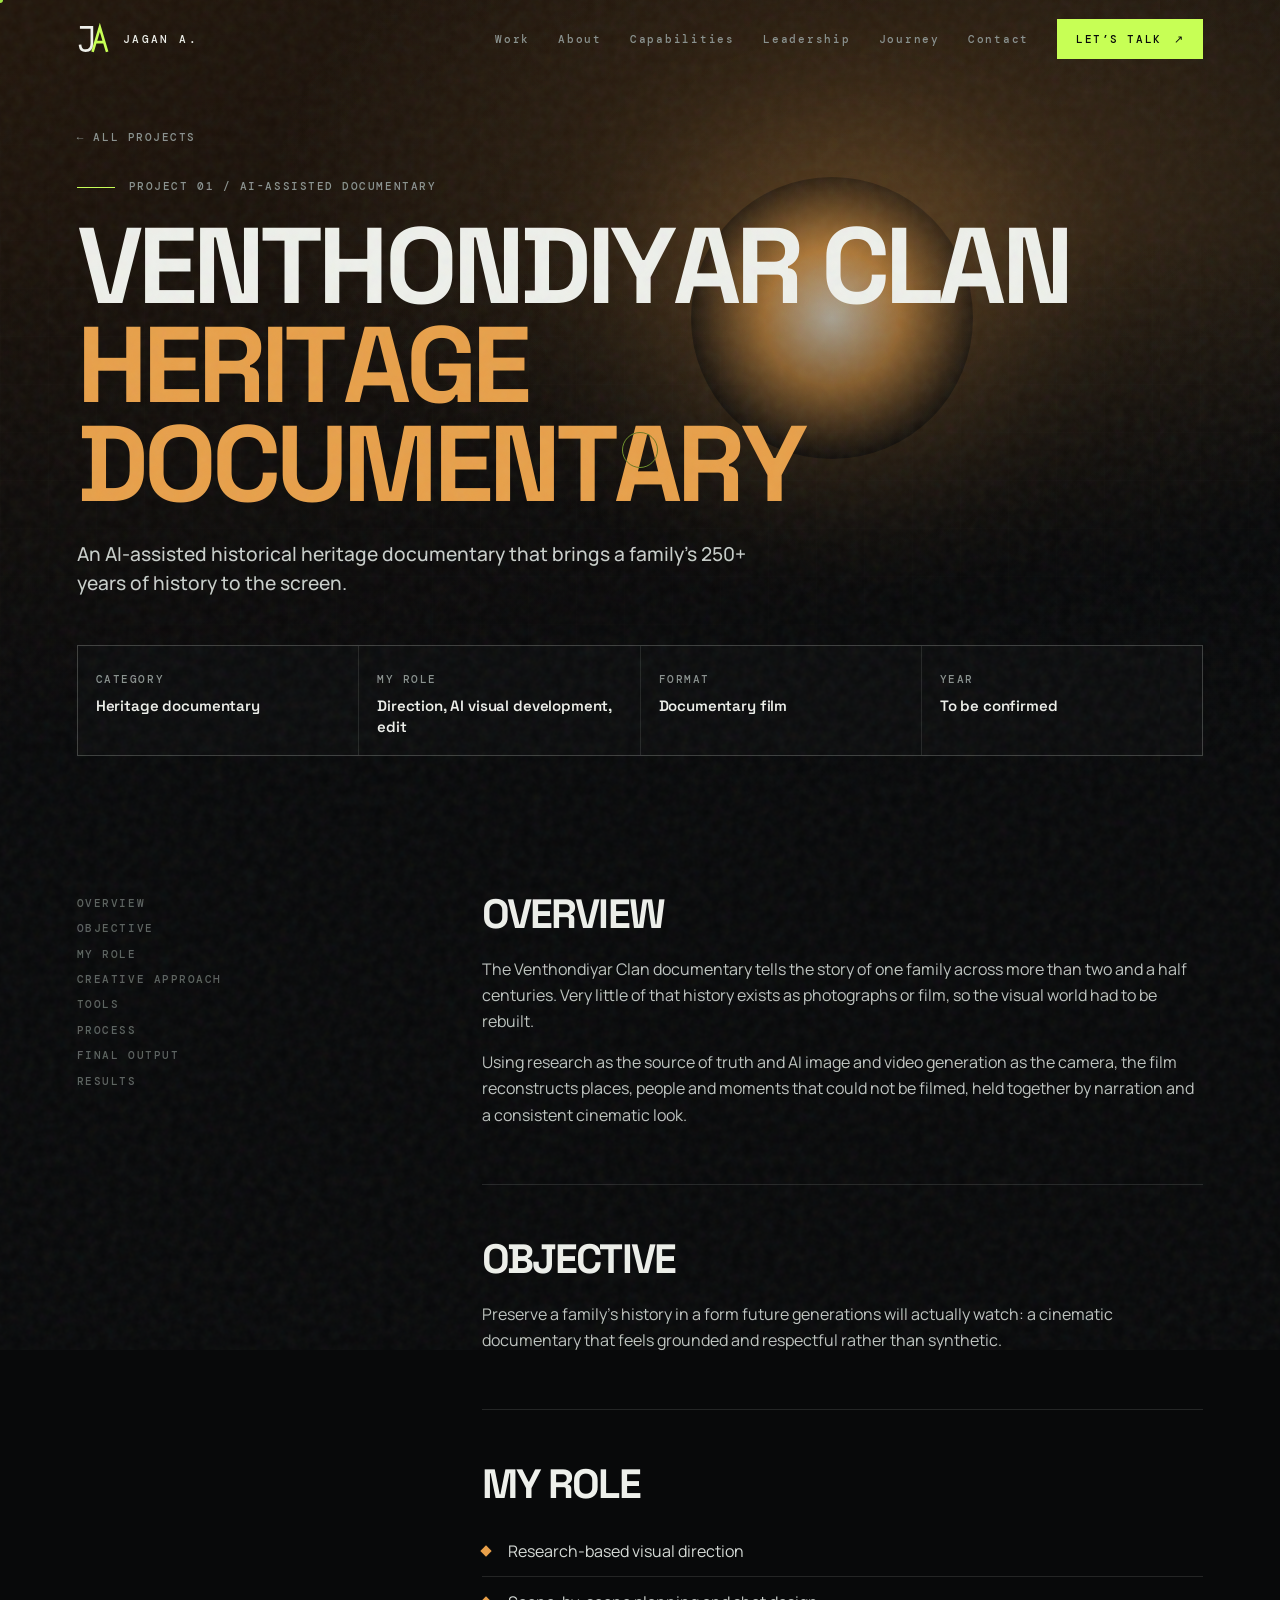
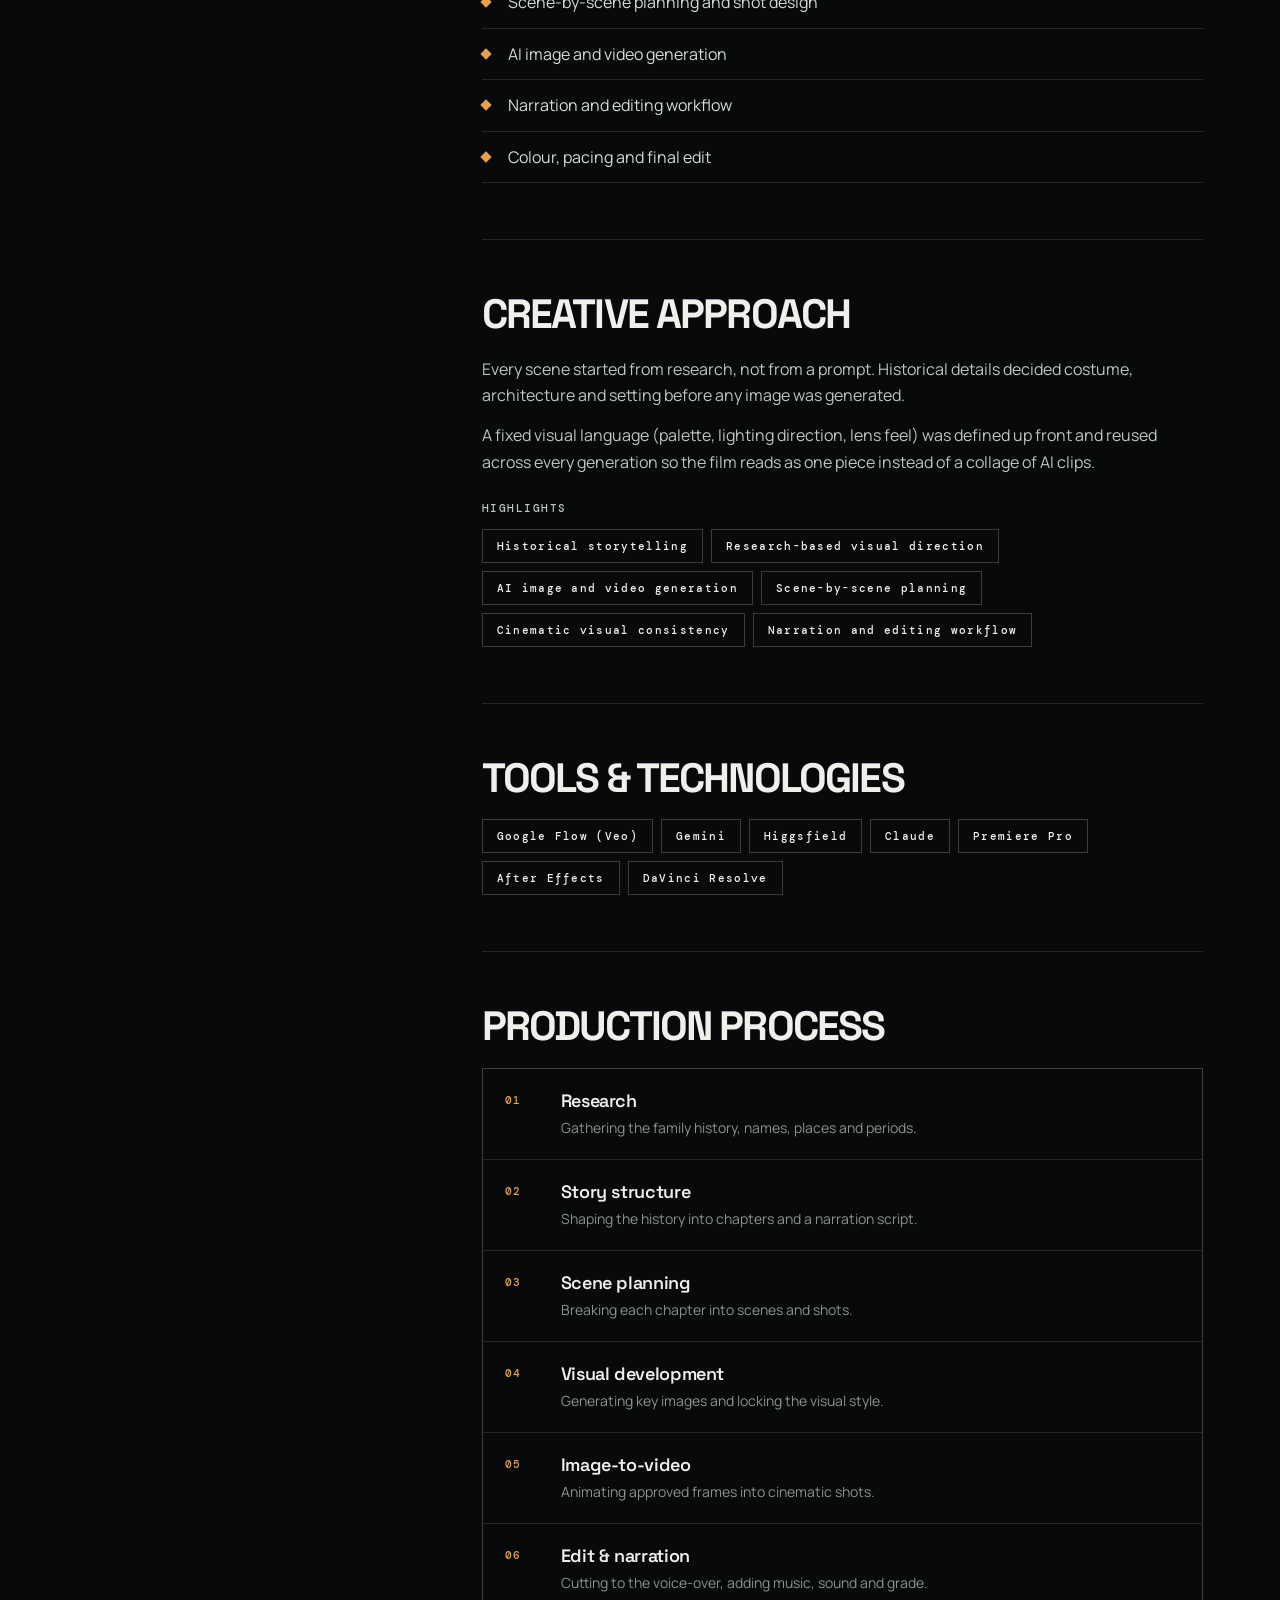
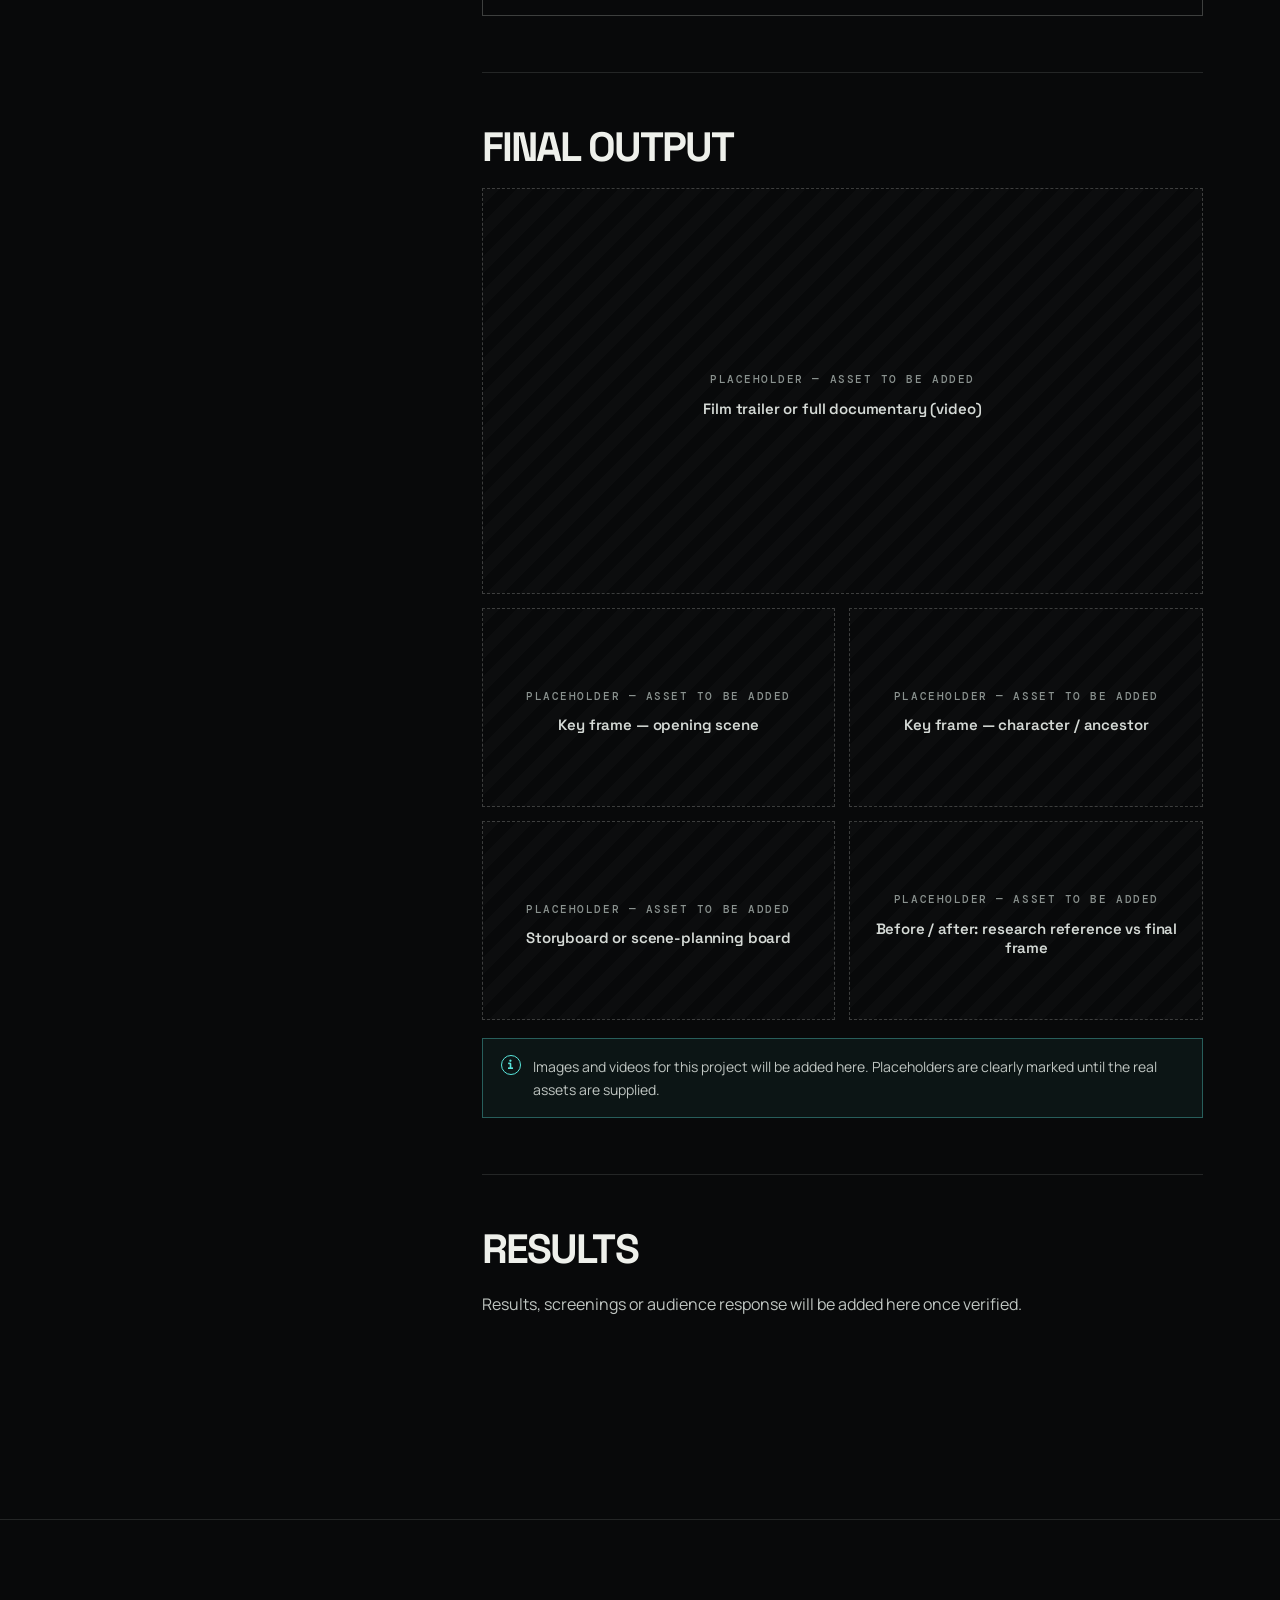
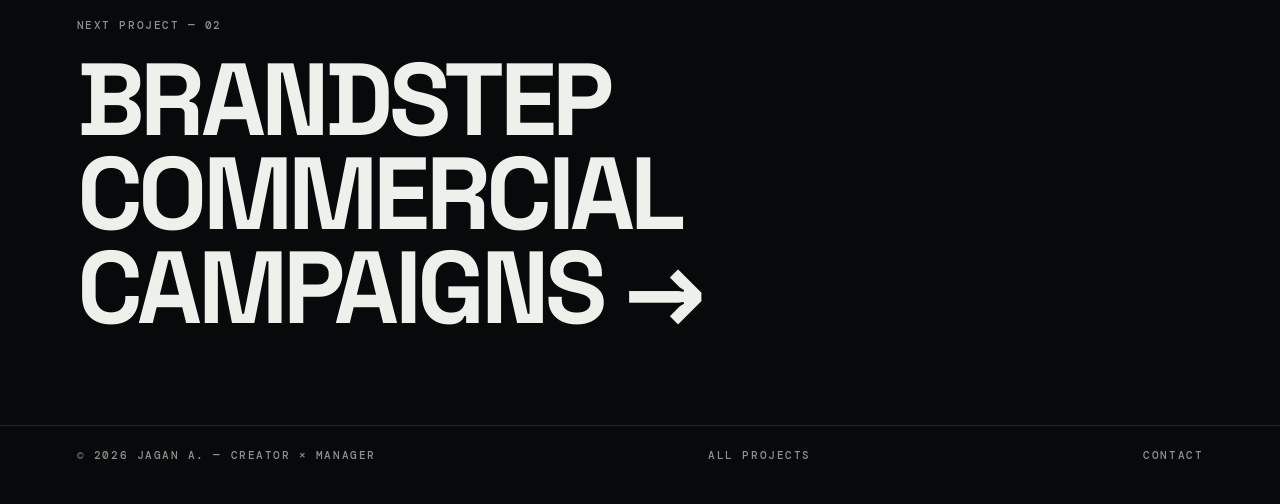
<file: work/venthondiyar-heritage-documentary.html>
<!DOCTYPE html>
<html lang="en">
<head>
  <meta charset="UTF-8">
  <meta name="viewport" content="width=device-width, initial-scale=1">
  <title>Venthondiyar Clan Heritage Documentary — Case study | Jagan A.</title>
  <meta name="description" content="An AI-assisted historical heritage documentary that brings a family’s 250+ years of history to the screen.">
  <meta name="author" content="Jagan A.">
  <meta name="theme-color" content="#08090a">
  <link rel="canonical" href="https://jaganjohn2810.github.io/work/venthondiyar-heritage-documentary.html">
  <meta property="og:type" content="article">
  <meta property="og:title" content="Venthondiyar Clan Heritage Documentary — Jagan A.">
  <meta property="og:description" content="An AI-assisted historical heritage documentary that brings a family’s 250+ years of history to the screen.">
  <meta property="og:url" content="https://jaganjohn2810.github.io/work/venthondiyar-heritage-documentary.html">
  <meta property="og:image" content="https://jaganjohn2810.github.io/assets/img/og-image.jpg">
  <meta name="twitter:card" content="summary_large_image">
  <link rel="icon" href="../favicon.svg" type="image/svg+xml">
  <link rel="icon" href="../assets/img/favicon-32.png" sizes="32x32" type="image/png">
  <link rel="apple-touch-icon" href="../assets/img/apple-touch-icon.png">
  <link rel="preconnect" href="https://fonts.googleapis.com">
  <link rel="preconnect" href="https://fonts.gstatic.com" crossorigin>
  <link href="https://fonts.googleapis.com/css2?family=DM+Mono:wght@400;500&family=Manrope:wght@400;500;600;700&family=Space+Grotesk:wght@500;600;700&display=swap" rel="stylesheet">
  <link rel="stylesheet" href="../assets/css/site.css">
</head>
<body style="--acc:#e8a04a">
  <a class="skip" href="#main">Skip to content</a>
  <div class="grain" aria-hidden="true"></div>
  <div class="curtain" aria-hidden="true"></div>
  <header class="site-header">
    <a class="logo" href="../index.html" aria-label="Jagan A. — home">
      <svg viewBox="0 0 64 64" aria-hidden="true"><path d="M30 54 L43 10 L56 54 M35.5 38 H50.5"/><path class="j" d="M8 10 H28 V40 Q28 54 16 54 Q7 54 6 45"/></svg>
      <span>JAGAN A.</span>
    </a>
    <nav class="site-nav" id="site-menu" aria-label="Main">
      <a href="../index.html#work">Work</a>
      <a href="../index.html#about">About</a>
      <a href="../index.html#capabilities">Capabilities</a>
      <a href="../index.html#leadership">Leadership</a>
      <a href="../index.html#journey">Journey</a>
      <a href="../index.html#contact">Contact</a>
    </nav>
    <a class="btn btn-solid header-cta" href="../index.html#contact">Let’s talk <i>↗</i></a>
    <button class="menu-toggle" type="button" aria-label="Menu" aria-expanded="false" aria-controls="site-menu"><span></span><span></span></button>
  </header>
  <main id="main">
    <section class="cs-hero wrap">
      <div class="art" style="--acc:#e8a04a;--deep:#2a1a0c" aria-hidden="true"><span class="grid"></span><span class="sun"></span></div>
      <a class="cs-back mono" href="../index.html#work">← All projects</a>
      <p class="eyebrow mono">Project 01 / AI-assisted documentary</p>
      <h1 class="cs-title slam">Venthondiyar Clan <em>Heritage Documentary</em></h1>
      <p class="cs-intro reveal">An AI-assisted historical heritage documentary that brings a family’s 250+ years of history to the screen.</p>
      <div class="cs-meta reveal"><div><span class="mono">Category</span><b>Heritage documentary</b></div><div><span class="mono">My role</span><b>Direction, AI visual development, edit</b></div><div><span class="mono">Format</span><b>Documentary film</b></div><div><span class="mono">Year</span><b>To be confirmed</b></div></div>
    </section>

    <div class="cs-body wrap">
      <nav class="cs-toc mono" aria-label="On this page">
        <a href="#overview">Overview</a><a href="#objective">Objective</a><a href="#role">My role</a><a href="#approach">Creative approach</a>
        <a href="#tools">Tools</a><a href="#process">Process</a><a href="#output">Final output</a><a href="#results">Results</a>
      </nav>
      <div>
        <section class="cs-block reveal" id="overview"><h2>Overview</h2><p>The Venthondiyar Clan documentary tells the story of one family across more than two and a half centuries. Very little of that history exists as photographs or film, so the visual world had to be rebuilt.</p><p>Using research as the source of truth and AI image and video generation as the camera, the film reconstructs places, people and moments that could not be filmed, held together by narration and a consistent cinematic look.</p></section>
        <section class="cs-block reveal" id="objective"><h2>Objective</h2><p>Preserve a family’s history in a form future generations will actually watch: a cinematic documentary that feels grounded and respectful rather than synthetic.</p></section>
        <section class="cs-block reveal" id="role"><h2>My role</h2><ul class="tick"><li>Research-based visual direction</li><li>Scene-by-scene planning and shot design</li><li>AI image and video generation</li><li>Narration and editing workflow</li><li>Colour, pacing and final edit</li></ul></section>
        <section class="cs-block reveal" id="approach"><h2>Creative approach</h2><p>Every scene started from research, not from a prompt. Historical details decided costume, architecture and setting before any image was generated.</p><p>A fixed visual language (palette, lighting direction, lens feel) was defined up front and reused across every generation so the film reads as one piece instead of a collage of AI clips.</p>
          <p class="mono" style="margin-top:26px">Highlights</p><div class="chips" style="margin-top:12px"><span>Historical storytelling</span><span>Research-based visual direction</span><span>AI image and video generation</span><span>Scene-by-scene planning</span><span>Cinematic visual consistency</span><span>Narration and editing workflow</span></div></section>
        <section class="cs-block reveal" id="tools"><h2>Tools & technologies</h2><div class="chips"><span>Google Flow (Veo)</span><span>Gemini</span><span>Higgsfield</span><span>Claude</span><span>Premiere Pro</span><span>After Effects</span><span>DaVinci Resolve</span></div></section>
        <section class="cs-block reveal" id="process"><h2>Production process</h2><ol class="process" style="list-style:none;margin:0;padding:0"><li><b>Research</b><span>Gathering the family history, names, places and periods.</span></li><li><b>Story structure</b><span>Shaping the history into chapters and a narration script.</span></li><li><b>Scene planning</b><span>Breaking each chapter into scenes and shots.</span></li><li><b>Visual development</b><span>Generating key images and locking the visual style.</span></li><li><b>Image-to-video</b><span>Animating approved frames into cinematic shots.</span></li><li><b>Edit &amp; narration</b><span>Cutting to the voice-over, adding music, sound and grade.</span></li></ol></section>
        <section class="cs-block reveal" id="output"><h2>Final output</h2>
          <div class="media"><div class="slot wide wide" role="img" aria-label="Placeholder: Film trailer or full documentary (video)"><div><span class="mono">Placeholder — asset to be added</span><b>Film trailer or full documentary (video)</b></div></div><div class="slot" role="img" aria-label="Placeholder: Key frame — opening scene"><div><span class="mono">Placeholder — asset to be added</span><b>Key frame — opening scene</b></div></div><div class="slot" role="img" aria-label="Placeholder: Key frame — character / ancestor"><div><span class="mono">Placeholder — asset to be added</span><b>Key frame — character / ancestor</b></div></div><div class="slot" role="img" aria-label="Placeholder: Storyboard or scene-planning board"><div><span class="mono">Placeholder — asset to be added</span><b>Storyboard or scene-planning board</b></div></div><div class="slot" role="img" aria-label="Placeholder: Before / after: research reference vs final frame"><div><span class="mono">Placeholder — asset to be added</span><b>Before / after: research reference vs final frame</b></div></div></div>
          <p class="note">Images and videos for this project will be added here. Placeholders are clearly marked until the real assets are supplied.</p></section>
        <section class="cs-block reveal" id="results"><h2>Results</h2><p>Results, screenings or audience response will be added here once verified.</p></section>
      </div>
    </div>

    <a class="next" href="brandstep-commercial-campaigns.html" data-cursor="Next">
      <span class="mono">Next project — 02</span>
      <h2>Brandstep Commercial Campaigns →</h2>
    </a>
  </main>
  <footer class="site-footer wrap" style="margin-top:0;padding-bottom:40px">
    <span class="mono">© <span data-year>2026</span> Jagan A. — Creator × Manager</span>
    <a class="mono" href="../index.html#work">All projects</a>
    <a class="mono" href="../index.html#contact">Contact</a>
  </footer>
  <script src="../assets/js/config.js"></script>
  <script src="../assets/js/site.js" defer></script>
</body>
</html>
</file>
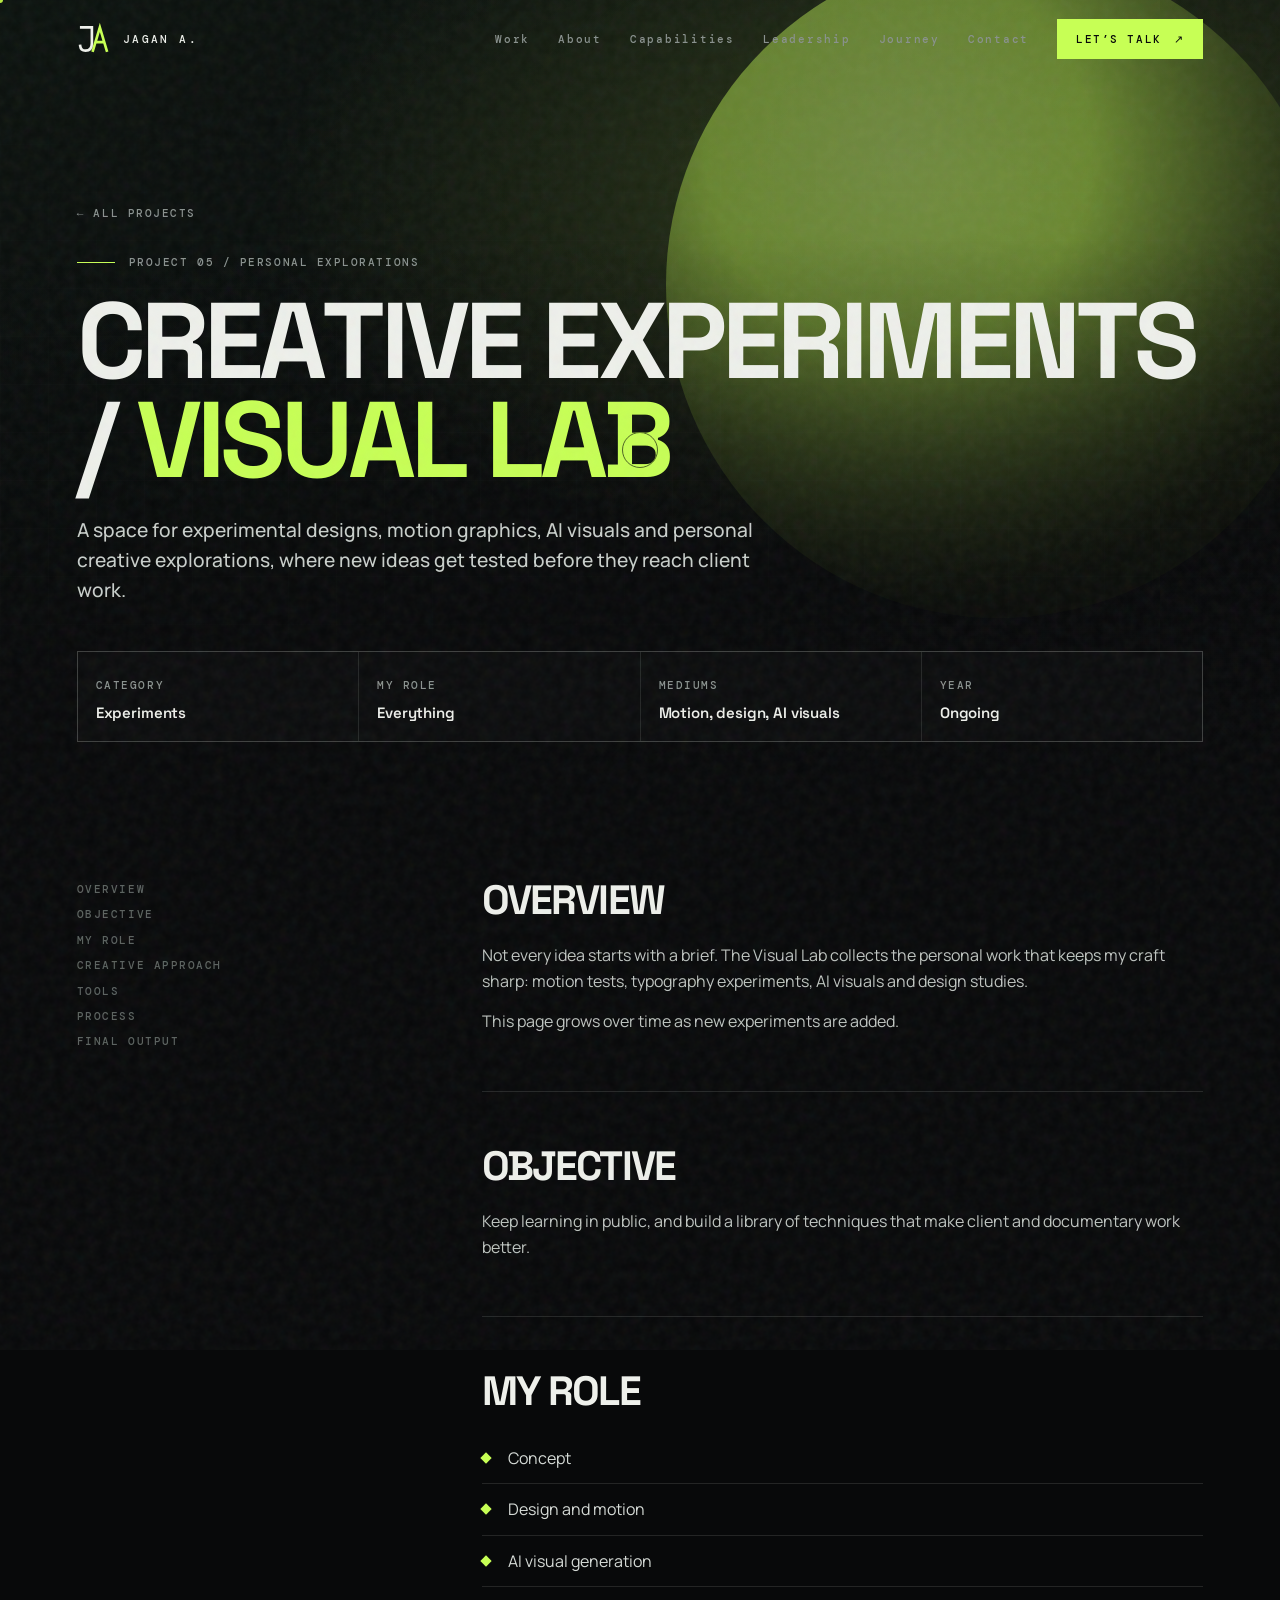
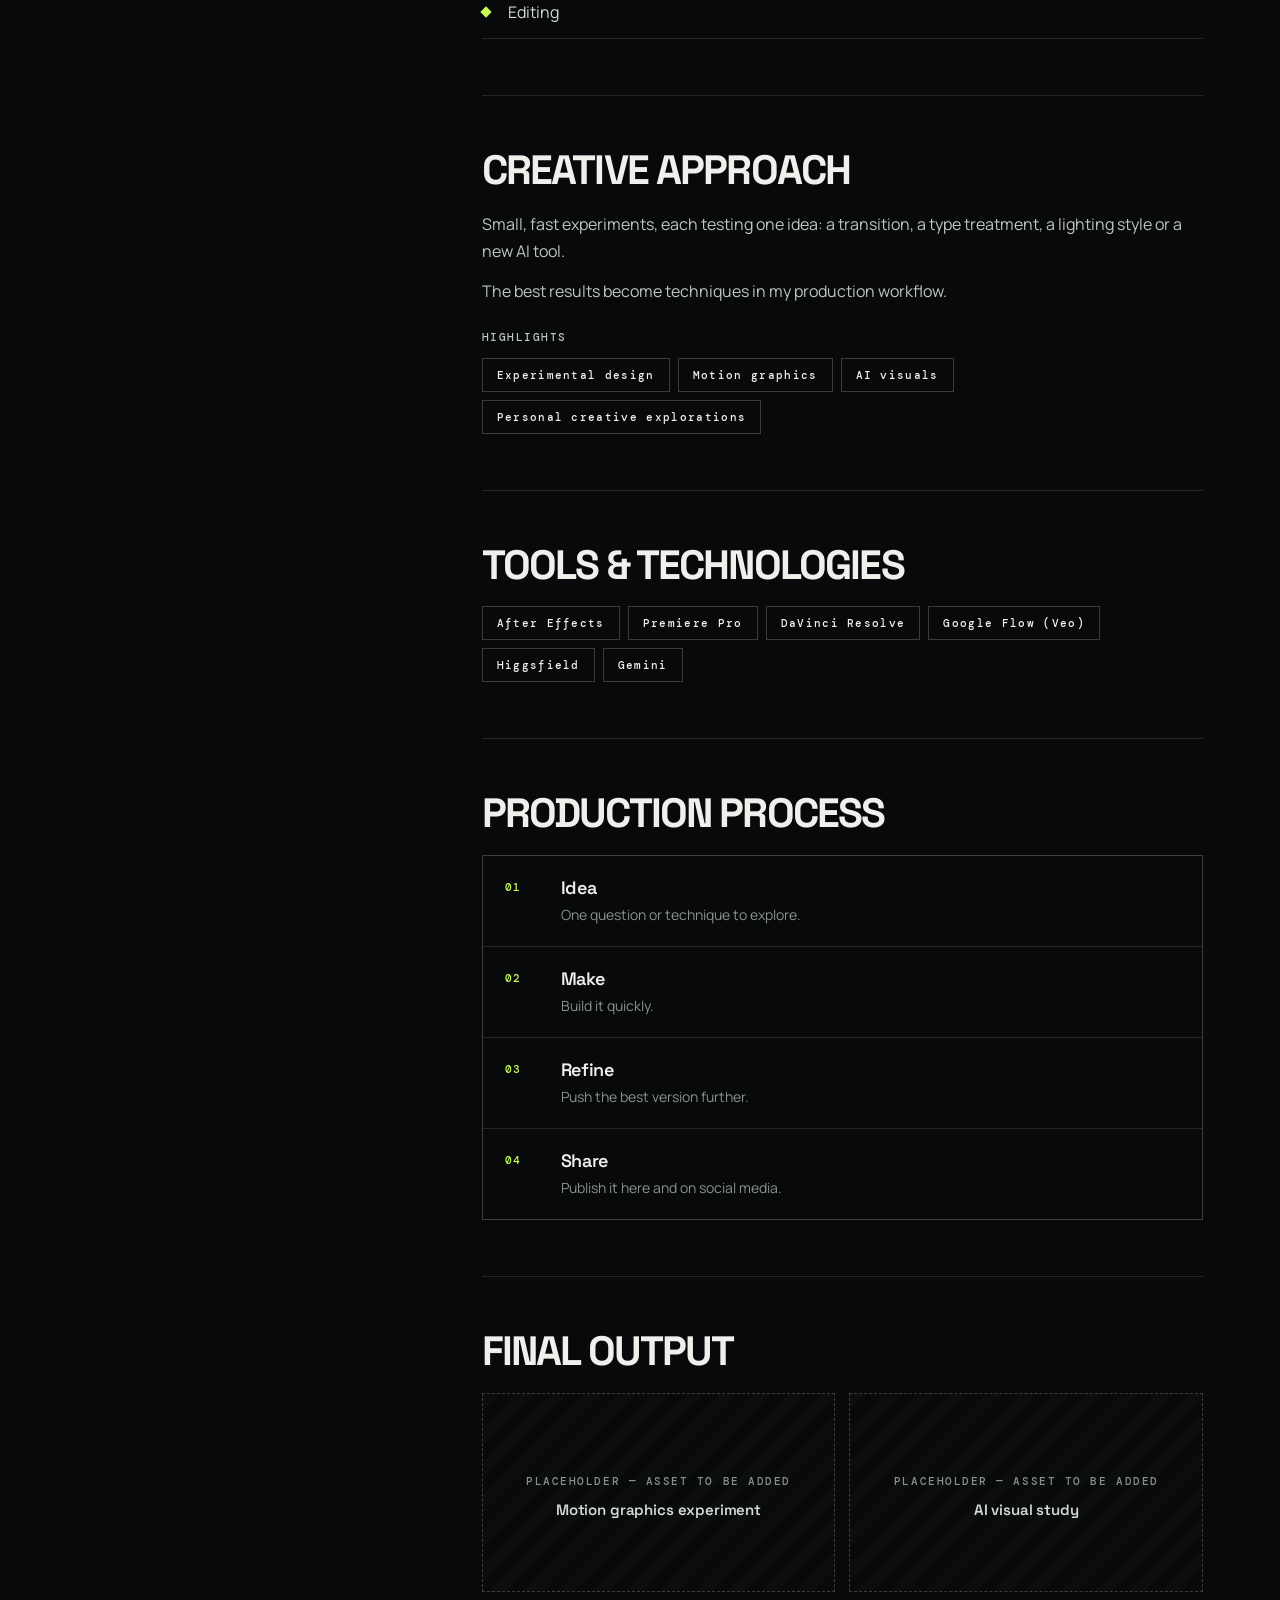
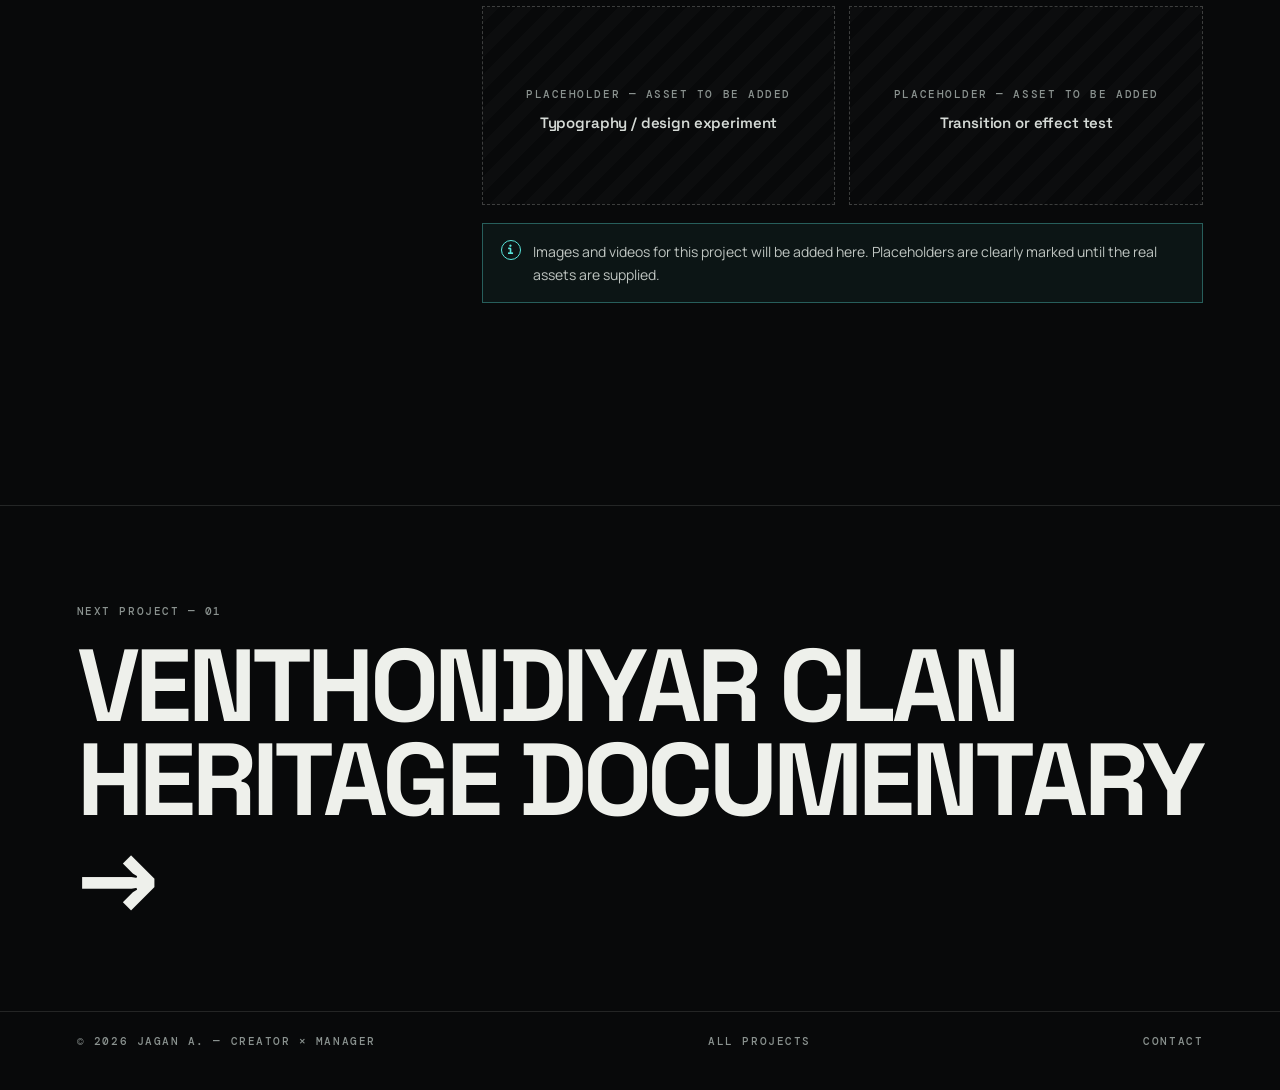
<file: work/visual-lab.html>
<!DOCTYPE html>
<html lang="en">
<head>
  <meta charset="UTF-8">
  <meta name="viewport" content="width=device-width, initial-scale=1">
  <title>Creative Experiments / Visual Lab — Case study | Jagan A.</title>
  <meta name="description" content="A space for experimental designs, motion graphics, AI visuals and personal creative explorations, where new ideas get tested before they reach client work.">
  <meta name="author" content="Jagan A.">
  <meta name="theme-color" content="#08090a">
  <link rel="canonical" href="https://jaganjohn2810.github.io/work/visual-lab.html">
  <meta property="og:type" content="article">
  <meta property="og:title" content="Creative Experiments / Visual Lab — Jagan A.">
  <meta property="og:description" content="A space for experimental designs, motion graphics, AI visuals and personal creative explorations, where new ideas get tested before they reach client work.">
  <meta property="og:url" content="https://jaganjohn2810.github.io/work/visual-lab.html">
  <meta property="og:image" content="https://jaganjohn2810.github.io/assets/img/og-image.jpg">
  <meta name="twitter:card" content="summary_large_image">
  <link rel="icon" href="../favicon.svg" type="image/svg+xml">
  <link rel="icon" href="../assets/img/favicon-32.png" sizes="32x32" type="image/png">
  <link rel="apple-touch-icon" href="../assets/img/apple-touch-icon.png">
  <link rel="preconnect" href="https://fonts.googleapis.com">
  <link rel="preconnect" href="https://fonts.gstatic.com" crossorigin>
  <link href="https://fonts.googleapis.com/css2?family=DM+Mono:wght@400;500&family=Manrope:wght@400;500;600;700&family=Space+Grotesk:wght@500;600;700&display=swap" rel="stylesheet">
  <link rel="stylesheet" href="../assets/css/site.css">
</head>
<body style="--acc:#c7ff55">
  <a class="skip" href="#main">Skip to content</a>
  <div class="grain" aria-hidden="true"></div>
  <div class="curtain" aria-hidden="true"></div>
  <header class="site-header">
    <a class="logo" href="../index.html" aria-label="Jagan A. — home">
      <svg viewBox="0 0 64 64" aria-hidden="true"><path d="M30 54 L43 10 L56 54 M35.5 38 H50.5"/><path class="j" d="M8 10 H28 V40 Q28 54 16 54 Q7 54 6 45"/></svg>
      <span>JAGAN A.</span>
    </a>
    <nav class="site-nav" id="site-menu" aria-label="Main">
      <a href="../index.html#work">Work</a>
      <a href="../index.html#about">About</a>
      <a href="../index.html#capabilities">Capabilities</a>
      <a href="../index.html#leadership">Leadership</a>
      <a href="../index.html#journey">Journey</a>
      <a href="../index.html#contact">Contact</a>
    </nav>
    <a class="btn btn-solid header-cta" href="../index.html#contact">Let’s talk <i>↗</i></a>
    <button class="menu-toggle" type="button" aria-label="Menu" aria-expanded="false" aria-controls="site-menu"><span></span><span></span></button>
  </header>
  <main id="main">
    <section class="cs-hero wrap">
      <div class="art" style="--acc:#c7ff55;--deep:#0d1510" aria-hidden="true"><span class="orb"></span><span class="grid"></span></div>
      <a class="cs-back mono" href="../index.html#work">← All projects</a>
      <p class="eyebrow mono">Project 05 / Personal explorations</p>
      <h1 class="cs-title slam">Creative Experiments / <em>Visual Lab</em></h1>
      <p class="cs-intro reveal">A space for experimental designs, motion graphics, AI visuals and personal creative explorations, where new ideas get tested before they reach client work.</p>
      <div class="cs-meta reveal"><div><span class="mono">Category</span><b>Experiments</b></div><div><span class="mono">My role</span><b>Everything</b></div><div><span class="mono">Mediums</span><b>Motion, design, AI visuals</b></div><div><span class="mono">Year</span><b>Ongoing</b></div></div>
    </section>

    <div class="cs-body wrap">
      <nav class="cs-toc mono" aria-label="On this page">
        <a href="#overview">Overview</a><a href="#objective">Objective</a><a href="#role">My role</a><a href="#approach">Creative approach</a>
        <a href="#tools">Tools</a><a href="#process">Process</a><a href="#output">Final output</a>
      </nav>
      <div>
        <section class="cs-block reveal" id="overview"><h2>Overview</h2><p>Not every idea starts with a brief. The Visual Lab collects the personal work that keeps my craft sharp: motion tests, typography experiments, AI visuals and design studies.</p><p>This page grows over time as new experiments are added.</p></section>
        <section class="cs-block reveal" id="objective"><h2>Objective</h2><p>Keep learning in public, and build a library of techniques that make client and documentary work better.</p></section>
        <section class="cs-block reveal" id="role"><h2>My role</h2><ul class="tick"><li>Concept</li><li>Design and motion</li><li>AI visual generation</li><li>Editing</li></ul></section>
        <section class="cs-block reveal" id="approach"><h2>Creative approach</h2><p>Small, fast experiments, each testing one idea: a transition, a type treatment, a lighting style or a new AI tool.</p><p>The best results become techniques in my production workflow.</p>
          <p class="mono" style="margin-top:26px">Highlights</p><div class="chips" style="margin-top:12px"><span>Experimental design</span><span>Motion graphics</span><span>AI visuals</span><span>Personal creative explorations</span></div></section>
        <section class="cs-block reveal" id="tools"><h2>Tools & technologies</h2><div class="chips"><span>After Effects</span><span>Premiere Pro</span><span>DaVinci Resolve</span><span>Google Flow (Veo)</span><span>Higgsfield</span><span>Gemini</span></div></section>
        <section class="cs-block reveal" id="process"><h2>Production process</h2><ol class="process" style="list-style:none;margin:0;padding:0"><li><b>Idea</b><span>One question or technique to explore.</span></li><li><b>Make</b><span>Build it quickly.</span></li><li><b>Refine</b><span>Push the best version further.</span></li><li><b>Share</b><span>Publish it here and on social media.</span></li></ol></section>
        <section class="cs-block reveal" id="output"><h2>Final output</h2>
          <div class="media"><div class="slot" role="img" aria-label="Placeholder: Motion graphics experiment"><div><span class="mono">Placeholder — asset to be added</span><b>Motion graphics experiment</b></div></div><div class="slot" role="img" aria-label="Placeholder: AI visual study"><div><span class="mono">Placeholder — asset to be added</span><b>AI visual study</b></div></div><div class="slot" role="img" aria-label="Placeholder: Typography / design experiment"><div><span class="mono">Placeholder — asset to be added</span><b>Typography / design experiment</b></div></div><div class="slot" role="img" aria-label="Placeholder: Transition or effect test"><div><span class="mono">Placeholder — asset to be added</span><b>Transition or effect test</b></div></div></div>
          <p class="note">Images and videos for this project will be added here. Placeholders are clearly marked until the real assets are supplied.</p></section>
        
      </div>
    </div>

    <a class="next" href="venthondiyar-heritage-documentary.html" data-cursor="Next">
      <span class="mono">Next project — 01</span>
      <h2>Venthondiyar Clan Heritage Documentary →</h2>
    </a>
  </main>
  <footer class="site-footer wrap" style="margin-top:0;padding-bottom:40px">
    <span class="mono">© <span data-year>2026</span> Jagan A. — Creator × Manager</span>
    <a class="mono" href="../index.html#work">All projects</a>
    <a class="mono" href="../index.html#contact">Contact</a>
  </footer>
  <script src="../assets/js/config.js"></script>
  <script src="../assets/js/site.js" defer></script>
</body>
</html>
</file>
<file: assets/css/site.css>
/* =====================================================================
   JAGAN A. — CREATOR × MANAGER
   Design system: deep black + charcoal, acid lime (primary),
   electric cyan (secondary), white / muted grey type.
   Display: Space Grotesk · Body: Manrope · Labels: DM Mono
   ===================================================================== */
:root{
  --bg:#08090a; --bg-2:#0d1012; --panel:#12161a; --line:rgba(238,240,235,.12); --line-2:rgba(238,240,235,.22);
  --text:#eef0eb; --muted:#8a928f; --dim:#5b625f;
  --acid:#c7ff55; --cyan:#59e6dc;
  --display:'Space Grotesk',system-ui,sans-serif; --body:'Manrope',system-ui,sans-serif; --mono:'DM Mono',ui-monospace,monospace;
  --pad:clamp(20px,6vw,96px); --ease:cubic-bezier(.16,1,.3,1); --ease-io:cubic-bezier(.65,0,.35,1);
}
*,*:before,*:after{box-sizing:border-box}
html{background:var(--bg);-webkit-text-size-adjust:100%}
html.lenis,html.lenis body{height:auto}
.lenis.lenis-smooth{scroll-behavior:auto!important}
body{margin:0;background:var(--bg);color:var(--text);font:400 16px/1.65 var(--body);overflow-x:hidden;-webkit-font-smoothing:antialiased}
body.menu-open{overflow:hidden}
a{color:inherit;text-decoration:none}
img,video,svg{display:block;max-width:100%}
h1,h2,h3,h4{margin:0;font-family:var(--display);font-weight:700;letter-spacing:-.045em;line-height:.92}
p{margin:0}
ul{margin:0;padding:0;list-style:none}
:focus-visible{outline:2px solid var(--acid);outline-offset:4px}
.skip{position:absolute;left:12px;top:-60px;z-index:200;background:var(--acid);color:#000;padding:10px 16px;font:500 12px var(--mono)}
.skip:focus{top:12px}
.sr-only{position:absolute;width:1px;height:1px;overflow:hidden;clip:rect(0 0 0 0);white-space:nowrap}
.mono{font:500 11px/1.4 var(--mono);letter-spacing:.14em;text-transform:uppercase;color:var(--muted)}
.acid{color:var(--acid)}.cyan{color:var(--cyan)}
.wrap{padding-left:var(--pad);padding-right:var(--pad)}

/* grain + atmosphere */
.grain{position:fixed;inset:-50%;z-index:90;pointer-events:none;opacity:.06;
  background-image:url("data:image/svg+xml,%3Csvg viewBox='0 0 200 200' xmlns='http://www.w3.org/2000/svg'%3E%3Cfilter id='n'%3E%3CfeTurbulence type='fractalNoise' baseFrequency='.85' numOctaves='3' stitchTiles='stitch'/%3E%3C/filter%3E%3Crect width='100%25' height='100%25' filter='url(%23n)'/%3E%3C/svg%3E");
  animation:grain 1.2s steps(5) infinite}
@keyframes grain{0%,100%{transform:translate(0,0)}20%{transform:translate(-2%,1%)}40%{transform:translate(1%,-2%)}60%{transform:translate(-1%,-1%)}80%{transform:translate(2%,2%)}}

/* ---------- cursor ---------- */
.cursor-dot,.cursor-ring{position:fixed;left:0;top:0;z-index:150;pointer-events:none;border-radius:50%;mix-blend-mode:difference}
.cursor-dot{width:6px;height:6px;margin:-3px 0 0 -3px;background:var(--acid)}
.cursor-ring{width:36px;height:36px;margin:-18px 0 0 -18px;border:1px solid rgba(199,255,85,.6);transition:width .35s var(--ease),height .35s var(--ease),margin .35s var(--ease),background .35s}
.cursor-ring.big{width:72px;height:72px;margin:-36px 0 0 -36px;background:rgba(199,255,85,.12)}
@media (pointer:fine){html.js body,html.js a,html.js button{cursor:none}}

/* ---------- intro + curtain ---------- */
.intro{position:fixed;inset:0;z-index:180;background:var(--bg);display:grid;place-items:center;transition:transform 1s var(--ease-io) .1s}
.intro.out{transform:translateY(-100%)}
.intro-inner{display:flex;flex-direction:column;align-items:center;gap:22px}
.intro svg{width:92px;height:92px}
.intro svg path{fill:none;stroke:var(--acid);stroke-width:4.5;stroke-linecap:square;stroke-linejoin:miter;stroke-dasharray:160;stroke-dashoffset:160;animation:draw 1.1s var(--ease) forwards}
.intro svg path:nth-child(2){stroke:var(--text);animation-delay:.18s}
.intro svg path:nth-child(3){animation-delay:.32s}
@keyframes draw{to{stroke-dashoffset:0}}
.intro-row{display:flex;gap:28px;align-items:center}
.intro-count{font:500 12px var(--mono);letter-spacing:.2em;color:var(--acid)}
.curtain{position:fixed;inset:0;z-index:170;background:var(--bg);pointer-events:none;transform:translateY(0);transition:transform .7s var(--ease-io)}
.curtain.lift{transform:translateY(-100%)}
.curtain.drop{transform:translateY(0);transition-duration:.45s}
html:not(.js) .curtain,html:not(.js) .intro{display:none}

/* ---------- header ---------- */
.site-header{position:fixed;top:0;left:0;right:0;z-index:100;height:78px;display:flex;align-items:center;gap:28px;padding:0 var(--pad);
  transition:transform .5s var(--ease),background .4s,border-color .4s;border-bottom:1px solid transparent}
.site-header.scrolled{background:rgba(8,9,10,.72);backdrop-filter:blur(14px);-webkit-backdrop-filter:blur(14px);border-color:var(--line)}
.site-header.hide{transform:translateY(-100%)}
.logo{display:flex;align-items:center;gap:12px;margin-right:auto}
.logo svg{width:34px;height:34px}
.logo svg path{fill:none;stroke:var(--acid);stroke-width:5;stroke-linecap:square}
.logo svg path.j{stroke:var(--text)}
.logo span{font:500 11px var(--mono);letter-spacing:.22em}
.site-nav{display:flex;gap:28px}
.site-nav a{position:relative;font:500 11px var(--mono);letter-spacing:.16em;color:var(--muted);transition:color .3s}
.site-nav a:hover,.site-nav a.active{color:var(--text)}
.site-nav a:after{content:"";position:absolute;left:0;right:0;bottom:-6px;height:1px;background:var(--acid);transform:scaleX(0);transform-origin:left;transition:transform .45s var(--ease)}
.site-nav a:hover:after,.site-nav a.active:after{transform:scaleX(1)}
.btn{display:inline-flex;align-items:center;gap:12px;padding:15px 22px;border:1px solid var(--line-2);font:500 11px var(--mono);letter-spacing:.14em;text-transform:uppercase;
  transition:background .35s var(--ease),color .35s,border-color .35s,transform .35s var(--ease)}
.btn:hover{border-color:var(--acid);color:var(--acid);transform:translateY(-2px)}
.btn-solid{background:var(--acid);color:#08090a;border-color:var(--acid)}
.btn-solid:hover{background:transparent;color:var(--acid)}
.btn i{font-style:normal;transition:transform .35s var(--ease)}
.btn:hover i{transform:translate(3px,-3px)}
.header-cta{padding:12px 18px}
.menu-toggle{display:none;width:44px;height:44px;border:1px solid var(--line-2);background:none;color:var(--text);position:relative}
.menu-toggle span{position:absolute;left:12px;right:12px;height:1.5px;background:currentColor;transition:transform .4s var(--ease)}
.menu-toggle span:first-child{top:17px}.menu-toggle span:last-child{top:25px}
.menu-open .menu-toggle span:first-child{transform:translateY(4px) rotate(45deg)}
.menu-open .menu-toggle span:last-child{transform:translateY(-4px) rotate(-45deg)}
@media (max-width:1023px){
  .menu-toggle{display:block}
  .header-cta{display:none}
  .site-nav{position:fixed;inset:0;z-index:-1;flex-direction:column;justify-content:center;gap:6px;padding:0 var(--pad);background:var(--bg);
    clip-path:inset(0 0 100% 0);transition:clip-path .7s var(--ease-io);visibility:hidden}
  .site-nav.open{clip-path:inset(0 0 0 0);visibility:visible}
  .site-nav a{font:700 clamp(40px,11vw,72px)/1.05 var(--display);letter-spacing:-.05em;color:var(--text);text-transform:uppercase}
  .site-nav a:after{display:none}
}

/* ---------- hero ---------- */
.hero{position:relative;min-height:100svh;overflow:hidden;isolation:isolate;display:flex;flex-direction:column;justify-content:flex-end;padding-top:110px;padding-bottom:42px;background:var(--bg);touch-action:pan-y}
#heroGL,#heroFX{position:absolute;inset:0;width:100%;height:100%;pointer-events:none}
#heroGL{z-index:0}#heroFX{z-index:1}
.hero-fallback{display:none}
.nogl .hero-fallback{display:block;position:absolute;right:3%;bottom:0;height:86%;z-index:1}
.hero-content{position:relative;z-index:3;max-width:min(900px,56vw);translate:var(--shx,0) var(--shy,0)}
.hero-kicker{display:flex;align-items:center;gap:14px;margin-bottom:26px}
.hero-kicker:before{content:"";width:38px;height:1px;background:var(--acid)}
.hero-title{font-size:clamp(64px,10.6vw,184px);line-height:.8;letter-spacing:-.07em}
.hero-title .title-line{display:block}
.hero-title .title-sub{font-size:.36em;letter-spacing:-.04em;line-height:1;margin-top:.28em;color:var(--text)}
.hero-title .title-sub b{color:var(--acid);font-weight:700;padding:0 .12em}
.hero-quote{margin-top:30px;font:600 clamp(20px,2.2vw,32px)/1.2 var(--display);letter-spacing:-.03em}
.hero-quote em{font-style:normal;color:var(--acid)}
.hero-desc{margin-top:16px;max-width:520px;color:var(--muted);font-size:clamp(14px,1.1vw,16px)}
.hero-actions{display:flex;flex-wrap:wrap;gap:12px;margin-top:30px}
.hero-meta{position:relative;z-index:3;display:flex;justify-content:space-between;align-items:flex-end;gap:20px;margin-top:46px;padding-top:18px;border-top:1px solid var(--line)}
.featured{display:flex;align-items:center;gap:16px;max-width:430px;padding:12px 14px 12px 12px;border:1px solid var(--line);background:rgba(13,16,18,.6);backdrop-filter:blur(10px);-webkit-backdrop-filter:blur(10px);transition:border-color .35s}
.featured:hover{border-color:var(--acid)}
.featured-thumb{flex:0 0 74px;height:54px;background:radial-gradient(circle at 70% 40%,#ffd9a0,#e8a04a 25%,transparent 60%),linear-gradient(140deg,#3a230e,#0b0c0d)}
.featured b{display:block;font:600 15px/1.25 var(--display);letter-spacing:-.02em;color:var(--text);margin-top:4px}
.power{display:flex;align-items:center;gap:12px;opacity:0;transition:opacity 1s var(--ease) .4s}
.power svg{width:36px;height:36px}
.power circle{fill:none;stroke-width:1.5}
.power .bg{stroke:rgba(199,255,85,.25)}
.power .fg{stroke:var(--acid);stroke-dasharray:113;stroke-dashoffset:113;transform:rotate(-90deg);transform-origin:center}
.h-ui .power{opacity:1}
/* hero entrance (driven by hero.js after the lightning) */
.js .hero-title .title-line{opacity:0;transform:translateY(.16em) scale(1.3);transform-origin:left 75%;filter:blur(14px);transition:opacity .45s var(--ease),transform .8s cubic-bezier(.2,1.5,.4,1),filter .5s var(--ease)}
.js .hero-title .title-line.slam{opacity:1;transform:none;filter:none}
.js .hero-kicker,.js .hero-quote,.js .hero-desc,.js .hero-actions,.js .hero-meta{opacity:0;transform:translateY(18px);transition:opacity 1s var(--ease),transform 1s var(--ease)}
.h-ui .hero-kicker,.h-ui .hero-quote,.h-ui .hero-desc,.h-ui .hero-actions,.h-ui .hero-meta{opacity:1;transform:none}
.h-ui .hero-quote{transition-delay:.1s}.h-ui .hero-desc{transition-delay:.2s}.h-ui .hero-actions{transition-delay:.3s}.h-ui .hero-meta{transition-delay:.45s}
@media (max-width:800px){
  .hero{padding-bottom:28px}
  .hero-content{max-width:none}
  .hero-meta{flex-direction:column;align-items:stretch}
  .power{display:none}
}

/* ---------- ticker ---------- */
.ticker{overflow:hidden;border-top:1px solid var(--line);border-bottom:1px solid var(--line);padding:20px 0;background:var(--bg)}
.ticker-track{display:flex;gap:34px;width:max-content;animation:marquee 34s linear infinite;font:600 clamp(18px,2vw,26px) var(--display);letter-spacing:-.02em;text-transform:uppercase}
.ticker-track b{color:var(--acid);font-weight:400}
@keyframes marquee{to{transform:translateX(-50%)}}

/* ---------- section scaffolding ---------- */
.section{position:relative;padding-top:clamp(100px,14vh,170px);padding-bottom:clamp(100px,14vh,170px)}
.section-head{display:flex;justify-content:space-between;align-items:flex-end;gap:40px;flex-wrap:wrap;margin-bottom:clamp(48px,7vh,80px)}
.eyebrow{display:flex;align-items:center;gap:14px;margin-bottom:22px}
.eyebrow:before{content:"";width:38px;height:1px;background:var(--acid)}
.h2{font-size:clamp(48px,7.6vw,128px);text-transform:uppercase}
.h2 .muted{color:var(--dim)}
.h2 .outline{color:transparent;-webkit-text-stroke:1.5px var(--text)}
.lead{max-width:420px;color:var(--muted)}
.blade{position:absolute;left:0;right:0;top:0;height:1px;z-index:5;pointer-events:none;transform:scaleX(0);opacity:0;
  background:linear-gradient(90deg,transparent,#f4ffe0 40%,var(--acid) 55%,var(--cyan) 70%,transparent);box-shadow:0 0 22px 4px rgba(199,255,85,.4)}
.blade.is-in{animation:blade 1.4s var(--ease) forwards}
@keyframes blade{0%{transform:scaleX(0);opacity:1}45%{transform:scaleX(1);opacity:1}100%{transform:scaleX(1);opacity:0}}
/* letter slam */
.slam .w{display:inline-block;white-space:nowrap}
.js .slam .ch{display:inline-block;opacity:0;transform:translateY(.22em) scale(1.7);filter:blur(10px);
  transition:opacity .45s var(--ease),transform .85s cubic-bezier(.2,1.6,.4,1),filter .55s var(--ease);transition-delay:calc(var(--i)*28ms + .1s)}
.js .slam.is-in .ch{opacity:1;transform:none;filter:none}
.outline .ch{-webkit-text-stroke:inherit}
/* generic reveal */
.js .reveal{opacity:0;transform:translateY(34px);transition:opacity 1.1s var(--ease),transform 1.2s var(--ease)}
.js .reveal.is-in{opacity:1;transform:none}
.js .stagger > *{opacity:0;transform:translateY(26px);transition:opacity .9s var(--ease),transform 1s var(--ease)}
.js .stagger.is-in > *{opacity:1;transform:none}
.js .stagger.is-in > *:nth-child(2){transition-delay:.08s}.js .stagger.is-in > *:nth-child(3){transition-delay:.16s}
.js .stagger.is-in > *:nth-child(4){transition-delay:.24s}.js .stagger.is-in > *:nth-child(5){transition-delay:.32s}
.js .stagger.is-in > *:nth-child(6){transition-delay:.4s}.js .stagger.is-in > *:nth-child(7){transition-delay:.48s}

/* ---------- selected works: horizontal gallery ---------- */
.works{padding-bottom:0}
.works-pin{position:relative;overflow:hidden}
.works-track{display:flex;gap:clamp(18px,2vw,32px);padding:0 var(--pad) clamp(60px,10vh,120px);width:max-content;will-change:transform}
.work-card{position:relative;flex:0 0 auto;width:min(62vw,880px);display:flex;flex-direction:column;gap:18px}
.work-card:nth-child(even){width:min(44vw,620px);margin-top:9vh}
.work-visual{position:relative;display:block;aspect-ratio:16/10;overflow:hidden;background:var(--bg-2);border:1px solid var(--line);
  transform:perspective(1100px) rotateX(var(--rx,0deg)) rotateY(var(--ry,0deg));transition:transform .6s var(--ease),border-color .4s}
.work-card:nth-child(even) .work-visual{aspect-ratio:4/5}
.work-visual:hover{border-color:rgba(199,255,85,.5)}
.work-art{position:absolute;inset:-12%;}
.work-visual .tag{position:absolute;left:20px;top:18px;z-index:3}
.work-visual .open{position:absolute;right:18px;top:14px;z-index:3;width:44px;height:44px;border-radius:50%;border:1px solid var(--line-2);display:grid;place-items:center;transition:background .35s,color .35s}
.work-visual:hover .open{background:var(--acid);color:#000}
.work-visual .big{position:absolute;left:clamp(18px,4%,44px);bottom:clamp(18px,6%,40px);z-index:3;font:700 clamp(36px,5vw,86px)/.86 var(--display);letter-spacing:-.07em;text-transform:uppercase}
.work-card:nth-child(even) .work-visual .big{font-size:clamp(32px,4vw,64px)}
.work-visual .big i{font-style:normal;color:var(--acc,var(--acid))}
.work-visual .ph{position:absolute;right:18px;bottom:16px;z-index:3;font:500 9px var(--mono);letter-spacing:.18em;color:rgba(238,240,235,.42);text-transform:uppercase}
.work-info{display:flex;justify-content:space-between;gap:20px;align-items:flex-start}
.work-info h3{font-size:clamp(20px,1.8vw,28px);letter-spacing:-.03em;line-height:1.1}
.work-info p{color:var(--muted);font-size:14px;margin-top:6px;max-width:520px}
.work-num{font:500 11px var(--mono);color:var(--acid);letter-spacing:.14em;padding-top:4px}
.works-end{flex:0 0 auto;width:min(36vw,480px);display:flex;flex-direction:column;justify-content:center;gap:22px;padding-left:20px}
.works-end h3{font-size:clamp(34px,3.6vw,58px);text-transform:uppercase}
.works-progress{position:absolute;left:var(--pad);right:var(--pad);bottom:34px;height:1px;background:var(--line)}
.works-progress i{position:absolute;inset:0;background:var(--acid);transform:scaleX(0);transform-origin:left}
/* cover art palettes (replace with real stills via --img) */
.art{background:radial-gradient(90% 80% at 75% 25%,color-mix(in srgb,var(--acc) 26%,transparent),transparent 60%),linear-gradient(155deg,var(--deep),#070809 80%)}
.art:before{content:"";position:absolute;inset:0;background:var(--img,none) center/cover;z-index:1}
.art .sun{position:absolute;right:24%;top:22%;width:22%;aspect-ratio:1;border-radius:50%;background:radial-gradient(circle,#fff4dc,var(--acc) 34%,transparent 70%);box-shadow:0 0 140px 40px color-mix(in srgb,var(--acc) 30%,transparent)}
.art .orb{position:absolute;right:-4%;top:-6%;width:52%;aspect-ratio:1;border-radius:50%;opacity:.6;background:radial-gradient(circle at 35% 30%,color-mix(in srgb,var(--acc) 80%,#fff),var(--acc) 30%,color-mix(in srgb,var(--acc) 15%,#000) 72%)}
.art .grid{position:absolute;inset:0;opacity:.35;background-image:linear-gradient(rgba(255,255,255,.06) 1px,transparent 1px),linear-gradient(90deg,rgba(255,255,255,.06) 1px,transparent 1px);background-size:48px 48px;mask-image:linear-gradient(transparent,#000 70%);-webkit-mask-image:linear-gradient(transparent,#000 70%)}
.art .frame{position:absolute;right:12%;top:18%;width:36%;height:50%;border:1px solid color-mix(in srgb,var(--acc) 60%,transparent);transform:rotate(-6deg);box-shadow:0 0 60px color-mix(in srgb,var(--acc) 20%,transparent)}
.art .frame + .frame{right:20%;top:26%;transform:rotate(4deg);opacity:.5}
.art .star{position:absolute;right:14%;top:12%;font:300 clamp(80px,12vw,200px)/1 var(--display);color:var(--acc);text-shadow:0 0 60px var(--acc)}
.art .scan{position:absolute;inset:0;background:repeating-linear-gradient(0deg,rgba(255,255,255,.035) 0 1px,transparent 1px 4px)}
@media (max-width:1023px){
  .works-track{flex-direction:column;width:auto;padding-bottom:40px}
  .work-card,.work-card:nth-child(even){width:100%;margin-top:0}
  .work-card:nth-child(even) .work-visual{aspect-ratio:16/10}
  .works-end{width:auto;padding:30px 0 0}
  .works-progress{display:none}
}

/* ---------- about ---------- */
.about-grid{display:grid;grid-template-columns:minmax(0,5fr) minmax(0,6fr);gap:clamp(40px,7vw,120px);align-items:center}
.portrait{position:relative;aspect-ratio:4/5;overflow:hidden;background:radial-gradient(70% 60% at 50% 35%,rgba(89,230,220,.16),transparent 70%),linear-gradient(180deg,#0f1416,#08090a);border:1px solid var(--line)}
.portrait img{position:absolute;left:50%;bottom:0;width:108%;height:auto;max-width:none;transform:translateX(-50%)}
.portrait .mono{position:absolute;left:18px;top:16px}
.portrait:after{content:"";position:absolute;inset:auto 0 0 0;height:30%;background:linear-gradient(transparent,#08090a)}
.about-copy .big{font:600 clamp(24px,2.6vw,40px)/1.18 var(--display);letter-spacing:-.035em}
.about-copy .big em{font-style:normal;color:var(--acid)}
.about-copy p + p{margin-top:20px;color:var(--muted)}
.pillars{display:grid;grid-template-columns:repeat(3,1fr);gap:1px;margin-top:44px;background:var(--line);border:1px solid var(--line)}
.pillars div{background:var(--bg);padding:22px 20px}
.pillars b{display:block;font:700 18px var(--display);letter-spacing:-.02em;margin:8px 0 6px}
.pillars p{font-size:13px;color:var(--muted);margin:0!important}
.manifesto{margin-top:clamp(70px,10vh,130px);padding-top:40px;border-top:1px solid var(--line);font:600 clamp(26px,3.6vw,58px)/1.08 var(--display);letter-spacing:-.045em;max-width:1200px}
.manifesto span{color:var(--dim)}
.manifesto em{font-style:normal;color:var(--acid)}
@media (max-width:900px){.about-grid{grid-template-columns:1fr}.portrait{max-width:440px}.pillars{grid-template-columns:1fr}}

/* ---------- capabilities ---------- */
.caps{display:grid;grid-template-columns:repeat(3,1fr);border-top:1px solid var(--line)}
.cap{padding:34px clamp(18px,2.4vw,40px) 40px;border-right:1px solid var(--line);position:relative}
.cap:first-child{padding-left:0}.cap:last-child{border-right:0;padding-right:0}
.cap-n{font:500 11px var(--mono);color:var(--acid);letter-spacing:.14em}
.cap h3{font-size:clamp(26px,2.4vw,38px);margin:16px 0 26px;text-transform:uppercase}
.cap li{display:flex;align-items:center;gap:12px;padding:13px 0;border-bottom:1px solid var(--line);font:500 15px var(--body);transition:padding .4s var(--ease),color .3s}
.cap li:before{content:"";width:6px;height:6px;flex:0 0 6px;background:var(--line-2);transition:background .3s,transform .3s}
.cap li:hover{padding-left:8px;color:var(--text)}
.cap li:hover:before{background:var(--acid);transform:rotate(45deg)}
.cap:nth-child(2) .cap-n{color:var(--cyan)}.cap:nth-child(2) li:hover:before{background:var(--cyan)}
@media (max-width:900px){.caps{grid-template-columns:1fr}.cap,.cap:first-child,.cap:last-child{padding:30px 0;border-right:0;border-bottom:1px solid var(--line)}}

/* ---------- leadership ---------- */
.lead-grid{display:grid;grid-template-columns:minmax(0,1fr) minmax(0,1.25fr);gap:clamp(40px,7vw,120px);align-items:start}
.flow{position:sticky;top:120px;border:1px solid var(--line);padding:28px;background:linear-gradient(160deg,rgba(199,255,85,.04),transparent 60%)}
.flow ol{list-style:none;margin:22px 0 0;padding:0;counter-reset:f}
.flow li{counter-increment:f;display:grid;grid-template-columns:44px 1fr;gap:6px;padding:14px 0;border-top:1px solid var(--line);align-items:baseline}
.flow li:before{content:counter(f,decimal-leading-zero);font:500 11px var(--mono);color:var(--acid);letter-spacing:.12em}
.flow b{font:600 17px var(--display);letter-spacing:-.02em}
.flow span{grid-column:2;color:var(--muted);font-size:13.5px}
.duties li{display:grid;grid-template-columns:60px 1fr;gap:16px;padding:26px 0;border-bottom:1px solid var(--line);align-items:baseline;transition:background .4s}
.duties li:first-child{border-top:1px solid var(--line)}
.duties .n{font:500 11px var(--mono);color:var(--dim);letter-spacing:.14em;transition:color .3s}
.duties h3{font-size:clamp(22px,2.2vw,32px);letter-spacing:-.035em;transition:color .3s}
.duties p{grid-column:2;color:var(--muted);font-size:14.5px;margin-top:6px;max-width:560px}
.duties li:hover .n,.duties li:hover h3{color:var(--acid)}
@media (max-width:900px){.lead-grid{grid-template-columns:1fr}.flow{position:relative;top:0}}

/* ---------- journey ---------- */
.path{position:relative;display:grid;gap:clamp(44px,7vh,74px);padding-left:clamp(44px,9vw,160px)}
.path-line{position:absolute;left:clamp(14px,3vw,54px);top:8px;bottom:8px;width:2px;background:var(--line)}
.path-fill{position:absolute;inset:0;background:linear-gradient(var(--cyan),var(--acid));transform:scaleY(0);transform-origin:top;box-shadow:0 0 18px rgba(199,255,85,.6)}
.step{position:relative;max-width:760px}
.step:before{content:"";position:absolute;top:6px;left:calc(-1*clamp(44px,9vw,160px) + clamp(14px,3vw,54px) - 6px);width:14px;height:14px;border-radius:50%;border:2px solid var(--dim);background:var(--bg);transition:all .5s var(--ease)}
.step.lit:before{border-color:var(--acid);background:var(--acid);box-shadow:0 0 18px var(--acid)}
.step .when{color:var(--acid)}
.step h3{font-size:clamp(28px,3.6vw,54px);margin:12px 0 8px;opacity:.4;transition:opacity .6s var(--ease)}
.step.lit h3{opacity:1}
.step .where{color:var(--cyan);margin-bottom:10px}
.step p.d{color:var(--muted);max-width:620px}
.step.now h3{color:var(--acid)}
.roles{display:flex;flex-wrap:wrap;gap:8px;margin-top:16px}
.roles span{padding:8px 12px;border:1px solid var(--line-2);font:500 10px var(--mono);letter-spacing:.14em}

/* ---------- contact ---------- */
.contact{overflow:hidden;padding-bottom:40px}
.contact-title{font-size:clamp(56px,11vw,190px);text-transform:uppercase;line-height:.84;position:relative;z-index:2}
.contact-title .acid{color:var(--acid)}
.contact-photo{position:absolute;right:-2vw;bottom:0;height:min(84%,820px);width:auto;z-index:0;pointer-events:none;opacity:.9;
  -webkit-mask-image:linear-gradient(90deg,transparent,#000 30%);mask-image:linear-gradient(90deg,transparent,#000 30%)}
.contact-body{position:relative;z-index:2;display:grid;grid-template-columns:minmax(0,1fr) minmax(0,1.1fr);gap:40px;margin-top:56px;max-width:min(1100px,62vw)}
.contact-body > p{color:var(--muted);max-width:380px}
.channels a{display:flex;justify-content:space-between;align-items:center;gap:16px;padding:20px 0;border-bottom:1px solid var(--line);transition:padding .4s var(--ease),color .3s;background:rgba(8,9,10,.55)}
.channels a:first-child{border-top:1px solid var(--line)}
.channels a:hover{padding-left:12px;color:var(--acid)}
.channels .k{font:500 11px var(--mono);letter-spacing:.16em}
.channels .v{font:600 clamp(16px,1.5vw,20px) var(--display);letter-spacing:-.02em}
.channels .wa{color:var(--acid)}
.site-footer{position:relative;z-index:2;display:flex;justify-content:space-between;flex-wrap:wrap;gap:14px;margin-top:clamp(80px,12vh,140px);padding-top:22px;border-top:1px solid var(--line)}
@media (max-width:900px){.contact-body{grid-template-columns:1fr;max-width:none}.contact-photo{opacity:.22;height:55%}}

/* =====================================================================
   CASE STUDY PAGES
   ===================================================================== */
.cs-hero{position:relative;min-height:88svh;display:flex;flex-direction:column;justify-content:flex-end;padding-top:130px;padding-bottom:50px;overflow:hidden;isolation:isolate}
.cs-hero .art{position:absolute;inset:0;z-index:-1;opacity:.75}
.cs-hero .art:after{content:"";position:absolute;inset:0;background:linear-gradient(transparent 30%,var(--bg))}
.cs-back{display:inline-flex;gap:10px;margin-bottom:34px}
.cs-title{font-size:clamp(34px,8.4vw,140px);overflow-wrap:break-word;text-transform:uppercase;max-width:1300px}
.cs-title em{font-style:normal;color:var(--acc,var(--acid))}
.cs-intro{margin-top:26px;max-width:680px;font:500 clamp(17px,1.5vw,21px)/1.55 var(--body);color:#c9cfcb}
.cs-meta{display:grid;grid-template-columns:repeat(4,1fr);gap:1px;margin-top:46px;background:var(--line);border:1px solid var(--line)}
.cs-meta div{background:rgba(8,9,10,.86);padding:18px}
.cs-meta b{display:block;margin-top:6px;font:600 15px/1.35 var(--display);letter-spacing:-.01em}
.cs-body{display:grid;grid-template-columns:minmax(0,1fr) minmax(0,2.2fr);gap:clamp(30px,6vw,100px);padding-top:clamp(70px,10vh,120px);padding-bottom:clamp(70px,10vh,120px)}
.cs-toc{position:sticky;top:110px;align-self:start;display:grid;gap:10px}
.cs-toc a{color:var(--dim);transition:color .3s}
.cs-toc a:hover{color:var(--acid)}
.cs-block{padding-bottom:56px;margin-bottom:56px;border-bottom:1px solid var(--line)}
.cs-block:last-child{border-bottom:0}
.cs-block h2{font-size:clamp(30px,3.2vw,52px);text-transform:uppercase;margin-bottom:22px}
.cs-block p{color:#bfc5c1;max-width:760px}
.cs-block p + p{margin-top:14px}
.tick li{position:relative;padding:12px 0 12px 26px;border-bottom:1px solid var(--line);color:#d5dad6}
.tick li:before{content:"";position:absolute;left:0;top:21px;width:8px;height:8px;background:var(--acc,var(--acid));transform:rotate(45deg)}
.chips{display:flex;flex-wrap:wrap;gap:8px}
.chips span{padding:9px 14px;border:1px solid var(--line-2);font:500 11px var(--mono);letter-spacing:.12em}
.process{counter-reset:p;display:grid;gap:1px;background:var(--line);border:1px solid var(--line)}
.process li{counter-increment:p;background:var(--bg);padding:20px 22px;display:grid;grid-template-columns:52px 1fr;gap:4px}
.process li:before{content:counter(p,decimal-leading-zero);font:500 11px var(--mono);color:var(--acc,var(--acid));letter-spacing:.12em;padding-top:4px}
.process b{font:600 18px var(--display);letter-spacing:-.02em}
.process span{grid-column:2;color:var(--muted);font-size:14px}
.media{display:grid;grid-template-columns:repeat(2,1fr);gap:14px}
.media .wide{grid-column:1/-1}
.slot{position:relative;aspect-ratio:16/9;border:1px dashed rgba(238,240,235,.22);display:grid;place-items:center;text-align:center;padding:18px;
  background:repeating-linear-gradient(135deg,rgba(255,255,255,.02) 0 12px,transparent 12px 24px)}
.slot.tall{aspect-ratio:9/16}
.slot b{display:block;font:600 15px var(--display);letter-spacing:-.01em;margin-top:8px;color:#d5dad6}
.slot img,.slot video{position:absolute;inset:0;width:100%;height:100%;object-fit:cover}
.note{display:flex;gap:12px;padding:16px 18px;border:1px solid rgba(89,230,220,.35);background:rgba(89,230,220,.05);color:#cfe9e6;font-size:14px;margin-top:18px}
.note:before{content:"i";flex:0 0 20px;height:20px;border-radius:50%;border:1px solid var(--cyan);color:var(--cyan);display:grid;place-items:center;font:600 11px var(--mono)}
.next{display:block;padding:clamp(60px,10vh,120px) var(--pad);border-top:1px solid var(--line);transition:background .5s}
.next:hover{background:rgba(199,255,85,.04)}
.next h2{font-size:clamp(44px,8vw,130px);text-transform:uppercase;margin-top:16px;transition:color .4s}
.next:hover h2{color:var(--acid)}
@media (max-width:900px){.cs-meta{grid-template-columns:repeat(2,1fr)}.cs-body{grid-template-columns:1fr}.cs-toc{display:none}.media{grid-template-columns:1fr}}

/* 404 */
.lost{min-height:100svh;display:flex;flex-direction:column;justify-content:center;gap:26px}
.lost h1{font-size:clamp(90px,20vw,320px);color:var(--acid)}

@media (prefers-reduced-motion:reduce){
  *,*:before,*:after{animation-duration:.01ms!important;animation-iteration-count:1!important;transition-duration:.01ms!important}
}
/* the open mobile menu must cover the whole screen, so the header drops its blur */
.menu-open .site-header{backdrop-filter:none;-webkit-backdrop-filter:none;background:transparent;border-color:transparent}
/* phones: a dark scrim keeps the hero copy readable over the light rays */
@media (max-width:800px){
  .hero:after{content:"";position:absolute;inset:0;z-index:2;pointer-events:none;background:linear-gradient(180deg,transparent 36%,rgba(8,9,10,.6) 52%,rgba(8,9,10,.94) 72%)}
}
</file>
